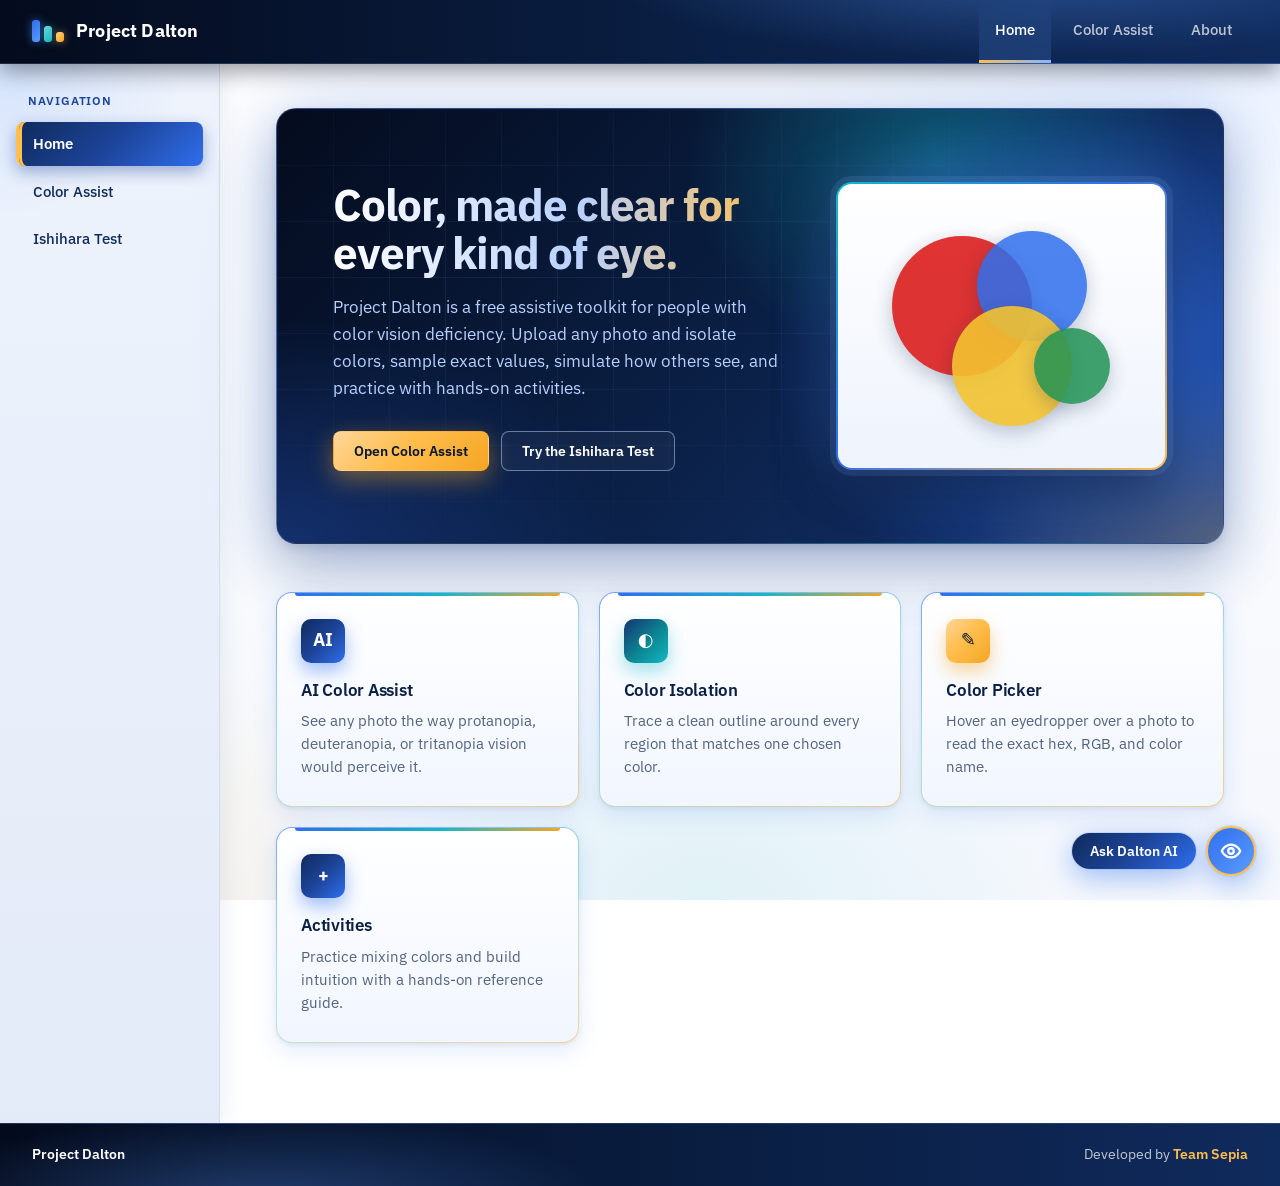
<file: index.html>
<!doctype html>
<html lang="en">
<head>
<meta charset="UTF-8" />
<meta name="viewport" content="width=device-width, initial-scale=1.0" />
<title>Project Dalton - Bulacan State University Team Sepia</title>
  <!-- Favicon / Browser Tab Logo -->
<link rel="icon" type="image/x-icon" href="/favicon.ico?v=3">
<meta name="description" content="An AI-powered assistive tool that helps individuals with color vision deficiency recognize and understand colors for more inclusive daily interactions.">
<meta name="robots" content="noindex, nofollow">
<link rel="stylesheet" href="css/styles.css">
</head>
<body>

<header class="topbar">
  <div class="brand">
    <span class="brand-dots"><span></span><span></span><span></span></span>
    Project Dalton
  </div>
  <nav class="topnav" id="topnav">
    <a data-page="home" class="active">Home</a>
    <a data-page="colorassist">Color Assist</a>
    <a data-page="about">About</a>
  </nav>
</header>

<div class="app-shell">
  <aside class="sidebar">
    <div class="sidebar-label">NAVIGATION</div>
    <div class="sidebar-link active" data-page="home">Home</div>
    <div class="sidebar-link" data-page="colorassist">Color Assist</div>
    <div class="sidebar-link" data-page="ishihara">Ishihara Test</div>
  </aside>

  <main class="main">

    <!-- ============ HOME PAGE ============ -->
    <section class="page" id="page-home">
      <div class="hero">
        <div>
          <h1>Color, made clear for every kind of eye.</h1>
          <p class="lead">Project Dalton is a free assistive toolkit for people with color vision deficiency. Upload any photo and isolate colors, sample exact values, simulate how others see, and practice with hands-on activities.</p>
          <div class="hero-actions">
            <button class="btn primary" data-goto="colorassist">Open Color Assist</button>
            <button class="btn" data-goto="ishihara">Try the Ishihara Test</button>
          </div>
        </div>
        <div class="hero-art">
          <svg width="260" height="220" viewBox="0 0 260 220" xmlns="http://www.w3.org/2000/svg">
            <circle cx="90" cy="90" r="70" fill="var(--crayon-red)" opacity="0.9"/>
            <circle cx="160" cy="70" r="55" fill="var(--crayon-blue)" opacity="0.85"/>
            <circle cx="140" cy="150" r="60" fill="var(--crayon-yellow)" opacity="0.9"/>
            <circle cx="200" cy="150" r="38" fill="var(--crayon-green)" opacity="0.85"/>
          </svg>
        </div>
      </div>

      <div class="feature-grid">
        <div class="feature-card">
          <div class="feature-icon" style="background:var(--crayon-red);color:#fff;">AI</div>
          <h3>AI Color Assist</h3>
          <p>See any photo the way protanopia, deuteranopia, or tritanopia vision would perceive it.</p>
        </div>
        <div class="feature-card">
          <div class="feature-icon" style="background:var(--crayon-blue);color:#fff;">◐</div>
          <h3>Color Isolation</h3>
          <p>Trace a clean outline around every region that matches one chosen color.</p>
        </div>
        <div class="feature-card">
          <div class="feature-icon" style="background:var(--crayon-green);color:#fff;">✎</div>
          <h3>Color Picker</h3>
          <p>Hover an eyedropper over a photo to read the exact hex, RGB, and color name.</p>
        </div>
        <div class="feature-card">
          <div class="feature-icon" style="background:var(--crayon-purple);color:#fff;">+</div>
          <h3>Activities</h3>
          <p>Practice mixing colors and build intuition with a hands-on reference guide.</p>
        </div>
      </div>
    </section>

    <!-- ============ COLOR ASSIST PAGE ============ -->
    <section class="page" id="page-colorassist" style="display:none;">
      <div class="eyebrow"><span class="eyebrow-dot"></span>COLOR ASSIST</div>

      <div class="pillbar" id="ca-pillbar">
        <div class="pill active" data-tab="ai">AI Color Assist</div>
        <div class="pill" data-tab="picker">Color Picker</div>
        <div class="pill" data-tab="isolation">Color Isolation</div>
        <div class="pill" data-tab="activities">Activities</div>
        <div class="pill" data-tab="explanation">Explanation</div>
      </div>

      <!-- ---- AI Color Assist tab ---- -->
      <div class="ca-tab" id="tab-ai">
        <div class="eyebrow"><span class="eyebrow-dot" style="background:var(--crayon-red)"></span>AI COLOR ASSIST</div>
        <h2 class="card-title" style="font-size:20px;margin-bottom:6px;">Simulate a different kind of vision.</h2>
        <p class="section-desc">Upload a photo, then compare how it looks normally against how it would appear with a chosen type of color vision deficiency.</p>

        <div style="display:flex; align-items:center; gap:14px; flex-wrap:wrap; margin-bottom:18px;">
          <button class="btn primary" id="ai-camera-btn">Live Camera</button>
          <button class="btn" id="ai-dalton-btn">Dalton's Camera</button>
          <button class="btn" id="ai-upload-btn">Upload File</button>
          <span class="hint-text" id="ai-upload-status">No image uploaded yet.</span>
        </div>

        <video id="ai-camera-video" autoplay playsinline muted style="display:none;"></video>

        <div class="ai-layout">
          <div class="compare-grid">
            <div class="card-wrap">
              <div class="card-shadow blue"></div>
              <div class="card">
                <div class="pane-title"><span class="eyebrow-dot" style="background:var(--crayon-red); display:inline-block; margin-right:6px;"></span>Normal View</div>
                <div class="pane-canvas-box" style="min-height:260px;">
                  <canvas id="ai-canvas-normal"></canvas>
                  <span class="placeholder-text" id="ai-placeholder-normal" style="text-align: center;">Upload an image to begin</span>
                </div>
                <p class="pane-caption">The scene exactly as captured — no filtering applied.</p>
              </div>
            </div>
            <div class="card-wrap">
              <div class="card-shadow green"></div>
              <div class="card">
                <div class="pane-title">Simulated View <span class="vision-badge" id="ai-vision-badge">Protanomaly</span></div>
                <div class="pane-canvas-box" style="min-height:260px;">
                  <canvas id="ai-canvas-simulated"></canvas>
                  <span class="placeholder-text" id="ai-placeholder-simulated">Upload an image to begin</span>
                </div>
                <p class="pane-caption">Updates instantly as you choose a vision type below.</p>
              </div>
            </div>
          </div>

          <div class="vision-picker-wrap">
            <div class="card-wrap">
              <div class="card-shadow purple"></div>
              <div class="card vision-picker-card">
                <div class="vision-group">
                  <div class="vision-group-title">Anomalous Trichromacy</div>
                  <div class="vision-options" data-group="anomalous">
                    <div class="vision-option active" data-vision="protanomaly">Protanomaly</div>
                    <div class="vision-option" data-vision="deuteranomaly">Deuteranomaly</div>
                    <div class="vision-option" data-vision="tritanomaly">Tritanomaly</div>
                  </div>
                </div>
                <div class="vision-group">
                  <div class="vision-group-title">Dichromatic View</div>
                  <div class="vision-options" data-group="dichromatic">
                    <div class="vision-option" data-vision="protanopia">Protanopia</div>
                    <div class="vision-option" data-vision="deuteranopia">Deuteranopia</div>
                    <div class="vision-option" data-vision="tritanopia">Tritanopia</div>
                  </div>
                </div>
                <div class="vision-group">
                  <div class="vision-group-title">Monochromatic View</div>
                  <div class="vision-options" data-group="monochromatic">
                    <div class="vision-option" data-vision="achromatopsia">Achromatopsia</div>
                    <div class="vision-option" data-vision="bluecone">Blue Cone Monochromacy</div>
                  </div>
                </div>
              </div>
            </div>
          </div>
        </div>

        <div class="explain-panel" id="ai-explain-panel">
          <h3>Protanomaly</h3>
          <p>A mild form of red-cone deficiency. Reds, oranges, and greens look muted and can shift toward each other, though color perception is only partly affected.</p>
        </div>
      </div>

      <!-- ---- Color Picker tab ---- -->
      <div class="ca-tab" id="tab-picker" style="display:none;">
        <div class="eyebrow"><span class="eyebrow-dot" style="background:var(--crayon-green)"></span>COLOR PICKER</div>
        <h2 class="card-title" style="font-size:20px;margin-bottom:6px;">Drag the eyedropper over any part of your photo.</h2>
        <p class="section-desc">Upload an image, then move your cursor across it. Project Dalton reads the exact pixel under your cursor and tells you its hex code and closest color name.</p>

        <div style="display:flex; align-items:center; gap:14px; flex-wrap:wrap; margin-bottom:18px;">
          <button class="btn" id="pick-dalton-btn">Dalton's Camera</button>
          <button class="btn" id="pick-upload-btn">Upload File</button>
        </div>

        <div class="compare-grid" style="grid-template-columns: 1.3fr .9fr;">
          <div class="card-wrap">
            <div class="card-shadow blue"></div>
            <div class="card">
              <div class="pane-title">Your Photo</div>
              <div class="pane-canvas-box" id="pick-canvas-box" style="cursor:none;">
                <canvas id="pick-canvas"></canvas>
                <span class="placeholder-text" id="pick-placeholder">Upload an image to begin</span>
                <div class="eyedropper-cursor" id="eyedropper" style="display:none;">
                  <svg viewBox="0 0 24 24" width="22" height="22"><path d="M19.4 4.6a2 2 0 0 0-2.8 0l-2 2-1-1-1.4 1.4 1 1L5 16.2V19h2.8l8.2-8.2 1 1 1.4-1.4-1-1 2-2a2 2 0 0 0 0-2.8Z" fill="#fff" stroke="#1c1a17" stroke-width="1.2"/></svg>
                </div>
              </div>
              <p class="pane-caption" id="pick-caption">Move over the image to sample a color.</p>
            </div>
          </div>
          <div class="card-wrap">
            <div class="card-shadow green"></div>
            <div class="card">
              <div class="pane-title">Sampled Color</div>
              <div class="sample-swatch" id="pick-sample-swatch"></div>
              <div class="sample-row"><span>Hex</span><span id="pick-hex">—</span></div>
              <div class="sample-row"><span>RGB</span><span id="pick-rgb">—</span></div>
              <div class="sample-row"><span>Closest name</span><span id="pick-name">—</span></div>
              <div style="margin-top:12px; font-weight:700; font-size:13.5px; color:var(--ink-soft);">Recent samples</div>
              <div class="recent-list" id="pick-recent"></div>
            </div>
          </div>
        </div>
      </div>

      <!-- ---- Color Isolation tab ---- -->
      <div class="ca-tab" id="tab-isolation" style="display:none;">
        <div class="eyebrow"><span class="eyebrow-dot" style="background:var(--crayon-yellow)"></span>COLOR ISOLATION</div>
        <h2 class="card-title" style="font-size:20px;margin-bottom:6px;">See one color at a time.</h2>
        <p class="section-desc" style="max-width:none;">Pick a color below to keep it vivid while turning everything else grayscale — useful for reading color-coded charts, wires, or diagrams. Use Dalton's live camera (processed on the Python backend) or upload your own photo (processed locally in your browser).</p>

        <div style="display:flex; align-items:center; gap:14px; flex-wrap:wrap; margin-bottom:18px;">
          <button class="btn primary" id="iso-dalton-btn">Dalton's Camera</button>
          <button class="btn" id="iso-upload-btn">Upload File</button>
          <span class="hint-text" id="iso-upload-status">No image uploaded yet.</span>
        </div>

        <div class="swatch-row" id="iso-swatches"></div>

        <div class="compare-grid">
          <div class="card-wrap">
            <div class="card-shadow blue"></div>
            <div class="card">
              <div class="pane-title" id="iso-source-title">Dalton's Camera</div>
              <div class="pane-canvas-box" id="iso-stream-box" style="min-height:260px;">
                <img id="iso-stream" alt="Dalton camera feed" style="display:none; width:100%; height:auto;">
                <canvas id="iso-canvas" style="display:none;"></canvas>
                <span class="placeholder-text" id="iso-placeholder">Connecting to Dalton's camera…</span>
              </div>
              <p class="pane-caption" id="iso-caption">Showing the normal feed. Pick a color below to isolate it.</p>
            </div>
          </div>
          <div class="card-wrap">
            <div class="card-shadow green"></div>
            <div class="card">
              <div class="pane-title">Connection Status</div>
              <div class="sample-row"><span>Backend</span><span id="iso-status-backend">Checking…</span></div>
              <div class="sample-row"><span>ESP32-CAM</span><span id="iso-status-camera">Checking…</span></div>
              <div class="sample-row"><span>Active mode</span><span id="iso-status-mode">Normal</span></div>
              <p class="pane-caption" style="margin-top:14px;" id="iso-status-hint">Make sure the Python backend (<code>app.py</code>) is running and Dalton's ESP32-CAM is powered on and connected to the same network, or upload a photo to isolate colors locally.</p>
            </div>
          </div>
        </div>
      </div>

      <!-- ---- Activities tab ---- -->
      <div class="ca-tab" id="tab-activities" style="display:none;">
        <div class="eyebrow"><span class="eyebrow-dot" style="background:var(--crayon-purple)"></span>ACTIVITIES</div>
        <h2 class="card-title" style="font-size:20px;margin-bottom:6px;">Color Mixing</h2>
        <p class="section-desc">Pick two colors below to see what they mix into. Tap a circle to choose it, then tap another to mix.</p>

        <div class="card-wrap" style="margin-bottom:22px;">
          <div class="card-shadow green"></div>
          <div class="card">
            <div class="mix-row">
              <div class="mix-slot">
                <div class="mix-circle" id="mix-slot-a"></div>
                <div class="mix-label" id="mix-label-a">Pick a color</div>
              </div>
              <div class="mix-op">+</div>
              <div class="mix-slot">
                <div class="mix-circle" id="mix-slot-b"></div>
                <div class="mix-label" id="mix-label-b">Pick a color</div>
              </div>
              <div class="mix-op">=</div>
              <div class="mix-slot">
                <div class="mix-circle" id="mix-slot-result"></div>
                <div class="mix-label" id="mix-label-result">?</div>
              </div>
            </div>
          </div>
        </div>

        <div class="circle-row" id="mix-circles"></div>

        <div class="card-wrap">
          <div class="card-shadow purple"></div>
          <div class="card">
            <div class="card-title" style="margin-bottom:14px;">Combinations you can try</div>
            <div class="combo-grid" id="combo-grid"></div>
          </div>
        </div>
      </div>

      <!-- ---- Explanation tab ---- -->
      <div class="ca-tab" id="tab-explanation" style="display:none;">
        <div class="eyebrow"><span class="eyebrow-dot" style="background:var(--crayon-blue)"></span>EXPLANATION</div>
        <h2 class="card-title" style="font-size:20px;margin-bottom:14px;">Understanding color vision deficiency</h2>

        <div class="card-wrap">
          <div class="card-shadow blue"></div>
          <div class="card">
            <p class="section-desc" style="margin-bottom:16px;">Color vision deficiency happens when the light-sensing cone cells in the eye respond differently than typical, making some colors harder to tell apart. It's usually inherited and affects roughly 1 in 12 men and 1 in 200 women worldwide. Here are the three types Project Dalton simulates:</p>
            <div class="feature-grid">
              <div class="feature-card">
                <h3>Protanopia</h3>
                <p>Missing or reduced red-sensing cones. Reds look darker and can be mistaken for black, brown, or green.</p>
              </div>
              <div class="feature-card">
                <h3>Deuteranopia</h3>
                <p>Missing or reduced green-sensing cones. Reds and greens both shift toward similar brownish-yellow tones.</p>
              </div>
              <div class="feature-card">
                <h3>Tritanopia</h3>
                <p>Missing or reduced blue-sensing cones, much rarer. Blues and yellows are the hardest pair to tell apart.</p>
              </div>
            </div>
          </div>
        </div>
      </div>
    </section>

    <!-- ============ ISHIHARA TEST PAGE ============ -->
    <section class="page" id="page-ishihara" style="display:none;">
      <div class="eyebrow"><span class="eyebrow-dot" style="background:var(--crayon-red)"></span>ISHIHARA TEST</div>
      <h1 class="page-title">Quick color vision screening.</h1>
      <p class="section-desc" style="margin-top:-14px;">Look at each plate and choose the number you see.
  Your score will provide a general indication of your color vision and whether you may want to consider an eye check.
  This is a simplified screening tool, not a medical diagnosis.</p>

      <div class="card-wrap">
        <div class="card-shadow blue"></div>
        <div class="card" id="ishihara-card">
          <div class="ishihara-progress" id="ishihara-progress">Plate 1 of 10</div>
          <div class="ishihara-plate-wrap">
            <canvas id="ishihara-canvas" width="280" height="280" class="ishihara-plate"></canvas>
          </div>
          <div class="ishihara-options" id="ishihara-options"></div>
        </div>
      </div>
    </section>

    <!-- ============ ABOUT PAGE ============ -->
    <section class="page" id="page-about" style="display:none;">
      <div class="eyebrow"><span class="eyebrow-dot" style="background:var(--crayon-green)"></span>ABOUT</div>
      <h1 class="page-title">Bulacan State University</h1>
      <h1 class="page-title">Project Dalton</h1>

      <div class="about-block">
        <p>Project Dalton is an AI-powered assistive tool that helps individuals with color vision deficiency recognize and understand colors for more inclusive daily interactions. It was built as a research and development project by Team Sepia at Bulacan State University.</p>
      </div>

      <div class="card-wrap" style="margin-bottom:26px;">
        <div class="card-shadow purple"></div>
        <div class="card">
          <div class="card-title" style="margin-bottom:12px;">Why "Dalton"?</div>
          <p class="section-desc" style="margin-bottom:0;">The project is named after John Dalton, the scientist who published the first scientific paper on color blindness in 1798, after studying his own condition.</p>
        </div>
      </div>

      <div class="card-title" style="margin-bottom:12px;">Team Sepia</div>
      <div class="team-grid">
        <div class="team-card"><div class="team-avatar" style="background:var(--crayon-red);"></div>Sophia Margaret Ramos</div>
        <div class="team-card"><div class="team-avatar" style="background:var(--crayon-blue);"></div>Jewelle Riyanne Rafa</div>
        <div class="team-card"><div class="team-avatar" style="background:var(--crayon-green);"></div>Andrei Jhames Casil</div>
        <div class="team-card"><div class="team-avatar" style="background:var(--crayon-yellow);"></div>Coach Paul Ryan Santiago</div>
      </div>
    </section>

  </main>
</div>

<footer class="footer">
  <strong>Project Dalton</strong>
  <span class="credit">Developed by <a href="#">Team Sepia</a></span>
</footer>

<input type="file" accept="image/*" id="file-input" class="upload-input">

<!-- ---------- Floating Dalton AI Bottom-Right Widget ---------- -->
<div id="dalton-ai-widget" class="dalton-widget-wrap">
  <!-- Trigger Badge (Collapsed State) -->
  <button id="dalton-widget-trigger" class="dalton-trigger-btn" aria-label="Open Dalton AI Chat">
    <span class="dalton-badge-pill">Ask Dalton AI</span>
    <div class="dalton-avatar-icon">
      <svg width="22" height="22" viewBox="0 0 24 24" fill="none" stroke="currentColor" stroke-width="2.5" stroke-linecap="round" stroke-linejoin="round">
        <path d="M2 12s3-7 10-7 10 7 10 7-3 7-10 7-10-7-10-7z"></path>
        <circle cx="12" cy="12" r="3"></circle>
      </svg>
    </div>
  </button>

  <!-- Expanded Chat Modal/Popover -->
  <div id="dalton-widget-card" class="dalton-widget-card" style="display: none;">
    <!-- Modal Header -->
    <div class="dalton-card-header">
      <div class="dalton-header-title">
        <div class="dalton-avatar-sm">
          <svg width="18" height="18" viewBox="0 0 24 24" fill="none" stroke="currentColor" stroke-width="2.5">
            <path d="M2 12s3-7 10-7 10 7 10 7-3 7-10 7-10-7-10-7z"></path>
            <circle cx="12" cy="12" r="3"></circle>
          </svg>
        </div>
        <div>
          <h3>Ask Dalton AI</h3>
          <span class="dalton-status-sub">Vision & Color Assistant</span>
        </div>
      </div>
      <div class="dalton-header-actions">
        <!-- Fullscreen Toggle -->
        <button id="dalton-expand-btn" class="icon-btn" title="Toggle Fullscreen">
          <svg id="expand-icon" width="16" height="16" viewBox="0 0 24 24" fill="none" stroke="currentColor" stroke-width="2.5">
            <path d="M15 3h6v6M9 21H3v-6M21 3l-7 7M3 21l7-7"/>
          </svg>
        </button>
        <!-- Close Button -->
        <button id="dalton-close-btn" class="icon-btn" title="Close Panel">&times;</button>
      </div>
    </div>

    <!-- Modal Body -->
    <div class="dalton-card-body">
      <!-- Welcome Note -->
      <div class="dalton-welcome-banner">
        Ask about color vision, scan the live ESP32 camera view, or analyze uploaded images.
      </div>

      <!-- Live Chat History -->
      <div id="dalton-chat-history" class="dalton-chat-history">
        <div class="chat-msg ai-msg">
          <strong>Dalton AI:</strong> Hi! I'm ready to analyze your scene or answer any color perception questions.
        </div>
      </div>

      <!-- Quick Action Prompt Chips (No Emojis) -->
      <div class="dalton-preset-chips">
        <button class="preset-chip" data-prompt="Identify primary objects and colors in view.">Scan Colors</button>
        <button class="preset-chip" data-prompt="What color is the central object?">Center Item Color</button>
        <button class="preset-chip" data-prompt="Explain how Protanopia affects red perception.">Explain Protanopia</button>
      </div>
    </div>

    <!-- Modal Footer / Input Row -->
    <div class="dalton-card-footer">
      <input type="text" id="ai-chat-input" placeholder="Ask a question..." autocomplete="off" />
      <button id="ai-send-btn" class="dalton-send-btn">
        <svg width="18" height="18" viewBox="0 0 24 24" fill="none" stroke="currentColor" stroke-width="2.5">
          <line x1="22" y1="2" x2="11" y2="13"></line>
          <polygon points="22 2 15 22 11 13 2 9 22 2"></polygon>
        </svg>
      </button>
    </div>
  </div>
</div>

<script src="js/app.js"></script>
<script src="js/colorAssist.js"></script>
<script src="js/isolation.js"></script>
<script src="js/ishihara.js"></script>
</body>
</html>
</file>
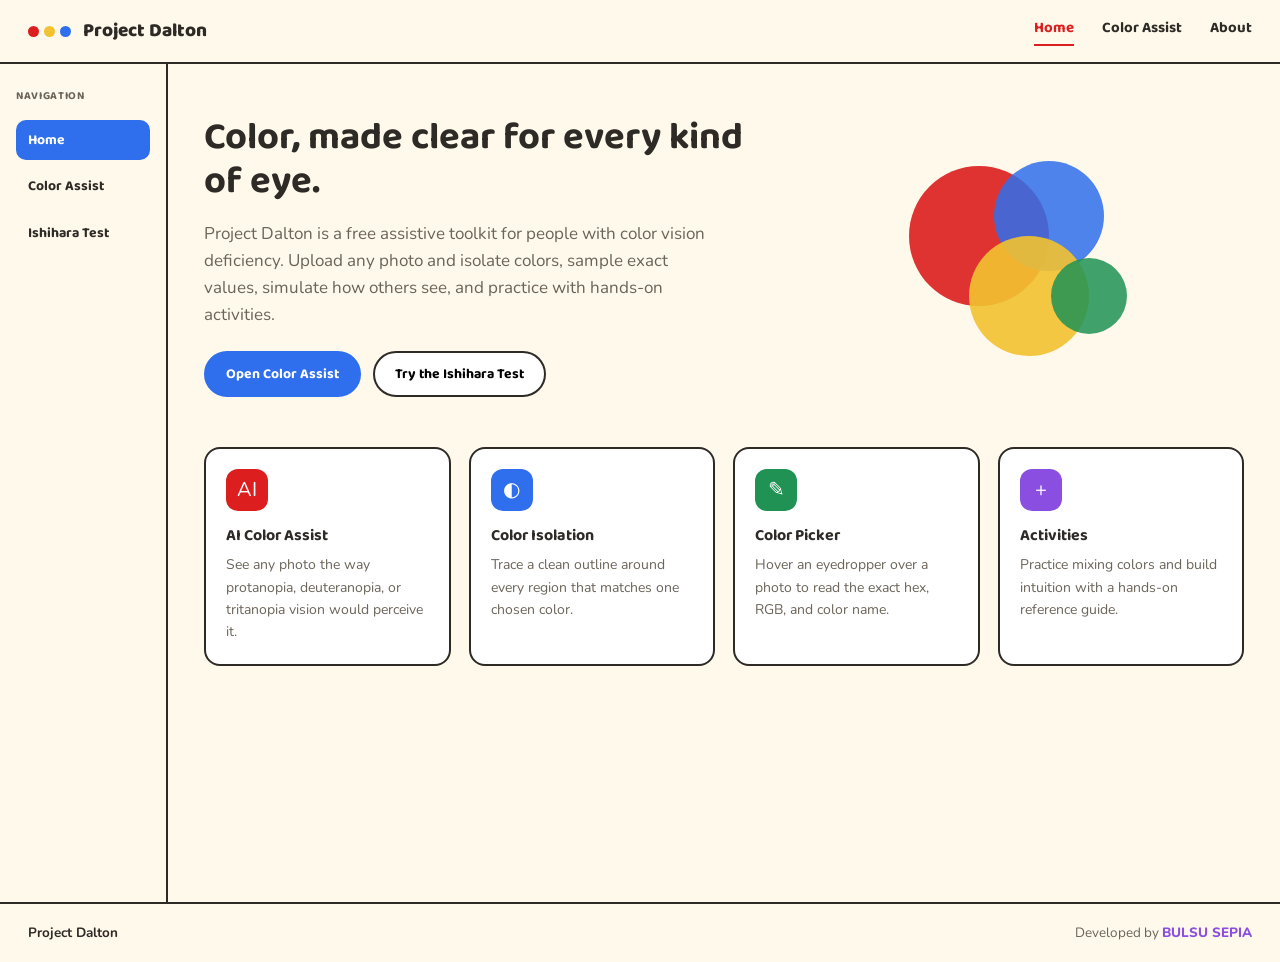
<file: project/index.html>
<!doctype html>
<html lang="en">
<head>
<meta charset="UTF-8" />
<meta name="viewport" content="width=device-width, initial-scale=1.0" />
<title>Project Dalton - Bulacan State University Team Sepia</title>
<meta name="description" content="An AI-powered assistive tool that helps individuals with color vision deficiency recognize and understand colors for more inclusive daily interactions.">
<meta name="robots" content="noindex, nofollow">
<link rel="stylesheet" href="css/styles.css">
</head>
<body>

<header class="topbar">
  <div class="brand">
    <span class="brand-dots"><span></span><span></span><span></span></span>
    Project Dalton
  </div>
  <nav class="topnav" id="topnav">
    <a data-page="home" class="active">Home</a>
    <a data-page="colorassist">Color Assist</a>
    <a data-page="about">About</a>
  </nav>
</header>

<div class="app-shell">
  <aside class="sidebar">
    <div class="sidebar-label">NAVIGATION</div>
    <div class="sidebar-link active" data-page="home">Home</div>
    <div class="sidebar-link" data-page="colorassist">Color Assist</div>
    <div class="sidebar-link" data-page="ishihara">Ishihara Test</div>
  </aside>

  <main class="main">

    <!-- ============ HOME PAGE ============ -->
    <section class="page" id="page-home">
      <div class="hero">
        <div>
          <h1>Color, made clear for every kind of eye.</h1>
          <p class="lead">Project Dalton is a free assistive toolkit for people with color vision deficiency. Upload any photo and isolate colors, sample exact values, simulate how others see, and practice with hands-on activities.</p>
          <div class="hero-actions">
            <button class="btn primary" data-goto="colorassist">Open Color Assist</button>
            <button class="btn" data-goto="ishihara">Try the Ishihara Test</button>
          </div>
        </div>
        <div class="hero-art">
          <svg width="260" height="220" viewBox="0 0 260 220" xmlns="http://www.w3.org/2000/svg">
            <circle cx="90" cy="90" r="70" fill="var(--crayon-red)" opacity="0.9"/>
            <circle cx="160" cy="70" r="55" fill="var(--crayon-blue)" opacity="0.85"/>
            <circle cx="140" cy="150" r="60" fill="var(--crayon-yellow)" opacity="0.9"/>
            <circle cx="200" cy="150" r="38" fill="var(--crayon-green)" opacity="0.85"/>
          </svg>
        </div>
      </div>

      <div class="feature-grid">
        <div class="feature-card">
          <div class="feature-icon" style="background:var(--crayon-red);color:#fff;">AI</div>
          <h3>AI Color Assist</h3>
          <p>See any photo the way protanopia, deuteranopia, or tritanopia vision would perceive it.</p>
        </div>
        <div class="feature-card">
          <div class="feature-icon" style="background:var(--crayon-blue);color:#fff;">◐</div>
          <h3>Color Isolation</h3>
          <p>Trace a clean outline around every region that matches one chosen color.</p>
        </div>
        <div class="feature-card">
          <div class="feature-icon" style="background:var(--crayon-green);color:#fff;">✎</div>
          <h3>Color Picker</h3>
          <p>Hover an eyedropper over a photo to read the exact hex, RGB, and color name.</p>
        </div>
        <div class="feature-card">
          <div class="feature-icon" style="background:var(--crayon-purple);color:#fff;">+</div>
          <h3>Activities</h3>
          <p>Practice mixing colors and build intuition with a hands-on reference guide.</p>
        </div>
      </div>
    </section>

    <!-- ============ COLOR ASSIST PAGE ============ -->
    <section class="page" id="page-colorassist" style="display:none;">
      <div class="eyebrow"><span class="eyebrow-dot"></span>COLOR ASSIST</div>

      <div class="pillbar-wrap">
        <div class="pillbar-shadow"></div>
        <div class="pillbar" id="ca-pillbar">
          <div class="pill active" data-tab="ai">AI Color Assist</div>
          <div class="pill" data-tab="isolation">Color Isolation</div>
          <div class="pill" data-tab="picker">Color Picker</div>
          <div class="pill" data-tab="activities">Activities</div>
          <div class="pill" data-tab="explanation">Explanation</div>
        </div>
      </div>

      <!-- ---- AI Color Assist tab ---- -->
      <div class="ca-tab" id="tab-ai">
        <div class="eyebrow"><span class="eyebrow-dot" style="background:var(--crayon-red)"></span>AI COLOR ASSIST</div>
        <h2 class="card-title" style="font-size:20px;margin-bottom:6px;">Simulate a different kind of vision.</h2>
        <p class="section-desc">Upload a photo, then compare how it looks normally against how it would appear with a chosen type of color vision deficiency.</p>

        <div style="display:flex; align-items:center; gap:14px; flex-wrap:wrap; margin-bottom:18px;">
          <button class="btn primary" id="ai-camera-btn">Live Camera</button>
          <button class="btn" id="ai-dalton-btn">Dalton's Camera</button>
          <button class="btn" id="ai-upload-btn">Upload File</button>
          <span class="hint-text" id="ai-upload-status">No image uploaded yet.</span>
        </div>

        <video id="ai-camera-video" autoplay playsinline muted style="display:none;"></video>

        <div class="ai-layout">
          <div class="compare-grid">
            <div class="card-wrap">
              <div class="card-shadow blue"></div>
              <div class="card">
                <div class="pane-title"><span class="eyebrow-dot" style="background:var(--crayon-red); display:inline-block; margin-right:6px;"></span>Normal View</div>
                <div class="pane-canvas-box" style="min-height:260px;">
                  <canvas id="ai-canvas-normal"></canvas>
                  <span class="placeholder-text" id="ai-placeholder-normal" style="text-align: center;">Upload an image to begin</span>
                </div>
                <p class="pane-caption">The scene exactly as captured — no filtering applied.</p>
              </div>
            </div>
            <div class="card-wrap">
              <div class="card-shadow green"></div>
              <div class="card">
                <div class="pane-title">Simulated View <span class="vision-badge" id="ai-vision-badge">Protanomaly</span></div>
                <div class="pane-canvas-box" style="min-height:260px;">
                  <canvas id="ai-canvas-simulated"></canvas>
                  <span class="placeholder-text" id="ai-placeholder-simulated">Upload an image to begin</span>
                </div>
                <p class="pane-caption">Updates instantly as you choose a vision type below.</p>
              </div>
            </div>
          </div>

          <div class="vision-picker-wrap">
            <div class="card-wrap">
              <div class="card-shadow purple"></div>
              <div class="card vision-picker-card">
                <div class="vision-group">
                  <div class="vision-group-title">Anomalous Trichromacy</div>
                  <div class="vision-options" data-group="anomalous">
                    <div class="vision-option active" data-vision="protanomaly">Protanomaly</div>
                    <div class="vision-option" data-vision="deuteranomaly">Deuteranomaly</div>
                    <div class="vision-option" data-vision="tritanomaly">Tritanomaly</div>
                  </div>
                </div>
                <div class="vision-group">
                  <div class="vision-group-title">Dichromatic View</div>
                  <div class="vision-options" data-group="dichromatic">
                    <div class="vision-option" data-vision="protanopia">Protanopia</div>
                    <div class="vision-option" data-vision="deuteranopia">Deuteranopia</div>
                    <div class="vision-option" data-vision="tritanopia">Tritanopia</div>
                  </div>
                </div>
                <div class="vision-group">
                  <div class="vision-group-title">Monochromatic View</div>
                  <div class="vision-options" data-group="monochromatic">
                    <div class="vision-option" data-vision="achromatopsia">Achromatopsia</div>
                    <div class="vision-option" data-vision="bluecone">Blue Cone Monochromacy</div>
                  </div>
                </div>
              </div>
            </div>
          </div>
        </div>

        <div class="explain-panel" id="ai-explain-panel">
          <h3>Protanomaly</h3>
          <p>A mild form of red-cone deficiency. Reds, oranges, and greens look muted and can shift toward each other, though color perception is only partly affected.</p>
        </div>
      </div>

      <!-- ---- Color Isolation tab ---- -->
      <div class="ca-tab" id="tab-isolation" style="display:none;">
        <div class="eyebrow"><span class="eyebrow-dot" style="background:var(--crayon-yellow)"></span>COLOR ISOLATION</div>
        <h2 class="card-title" style="font-size:20px;margin-bottom:6px;">See one color at a time, live from Dalton.</h2>
        <p class="section-desc" style="max-width:none;">Pick a color below and Dalton's camera feed will keep that color vivid while turning everything else grayscale — useful for reading color-coded charts, wires, or diagrams in real time. All of the image processing runs on the Python backend, not in your browser.</p>

        <div class="swatch-row" id="iso-swatches"></div>

        <div class="compare-grid">
          <div class="card-wrap">
            <div class="card-shadow blue"></div>
            <div class="card">
              <div class="pane-title">Dalton's Camera</div>
              <div class="pane-canvas-box" id="iso-stream-box" style="min-height:260px;">
                <img id="iso-stream" alt="Dalton camera feed" style="display:none; width:100%; height:auto;">
                <span class="placeholder-text" id="iso-placeholder">Connecting to Dalton's camera…</span>
              </div>
              <p class="pane-caption" id="iso-caption">Showing the normal feed. Pick a color below to isolate it.</p>
            </div>
          </div>
          <div class="card-wrap">
            <div class="card-shadow green"></div>
            <div class="card">
              <div class="pane-title">Connection Status</div>
              <div class="sample-row"><span>Backend</span><span id="iso-status-backend">Checking…</span></div>
              <div class="sample-row"><span>ESP32-CAM</span><span id="iso-status-camera">Checking…</span></div>
              <div class="sample-row"><span>Active mode</span><span id="iso-status-mode">Normal</span></div>
              <p class="pane-caption" style="margin-top:14px;" id="iso-status-hint">Make sure the Python backend (<code>app.py</code>) is running and Dalton's ESP32-CAM is powered on and connected to the same network.</p>
            </div>
          </div>
        </div>
      </div>

      <!-- ---- Color Picker tab ---- -->
      <div class="ca-tab" id="tab-picker" style="display:none;">
        <div class="eyebrow"><span class="eyebrow-dot" style="background:var(--crayon-green)"></span>COLOR PICKER</div>
        <h2 class="card-title" style="font-size:20px;margin-bottom:6px;">Drag the eyedropper over any part of your photo.</h2>
        <p class="section-desc">Upload an image, then move your cursor across it. Project Dalton reads the exact pixel under your cursor and tells you its hex code and closest color name.</p>

        <div style="display:flex; align-items:center; gap:14px; flex-wrap:wrap; margin-bottom:18px;">
          <button class="btn" id="pick-dalton-btn">Dalton's Camera</button>
          <button class="btn" id="pick-upload-btn">Upload File</button>
        </div>

        <div class="compare-grid" style="grid-template-columns: 1.3fr .9fr;">
          <div class="card-wrap">
            <div class="card-shadow blue"></div>
            <div class="card">
              <div class="pane-title">Your Photo</div>
              <div class="pane-canvas-box" id="pick-canvas-box" style="cursor:none;">
                <canvas id="pick-canvas"></canvas>
                <span class="placeholder-text" id="pick-placeholder">Upload an image to begin</span>
                <div class="eyedropper-cursor" id="eyedropper" style="display:none;">
                  <svg viewBox="0 0 24 24" width="22" height="22"><path d="M19.4 4.6a2 2 0 0 0-2.8 0l-2 2-1-1-1.4 1.4 1 1L5 16.2V19h2.8l8.2-8.2 1 1 1.4-1.4-1-1 2-2a2 2 0 0 0 0-2.8Z" fill="#fff" stroke="#1c1a17" stroke-width="1.2"/></svg>
                </div>
              </div>
              <p class="pane-caption" id="pick-caption">Move over the image to sample a color.</p>
            </div>
          </div>
          <div class="card-wrap">
            <div class="card-shadow green"></div>
            <div class="card">
              <div class="pane-title">Sampled Color</div>
              <div class="sample-swatch" id="pick-sample-swatch"></div>
              <div class="sample-row"><span>Hex</span><span id="pick-hex">—</span></div>
              <div class="sample-row"><span>RGB</span><span id="pick-rgb">—</span></div>
              <div class="sample-row"><span>Closest name</span><span id="pick-name">—</span></div>
              <div style="margin-top:12px; font-weight:700; font-size:13.5px; color:var(--ink-soft);">Recent samples</div>
              <div class="recent-list" id="pick-recent"></div>
            </div>
          </div>
        </div>
      </div>

      <!-- ---- Activities tab ---- -->
      <div class="ca-tab" id="tab-activities" style="display:none;">
        <div class="eyebrow"><span class="eyebrow-dot" style="background:var(--crayon-purple)"></span>ACTIVITIES</div>
        <h2 class="card-title" style="font-size:20px;margin-bottom:6px;">Color Mixing</h2>
        <p class="section-desc">Pick two colors below to see what they mix into. Tap a circle to choose it, then tap another to mix.</p>

        <div class="card-wrap" style="margin-bottom:22px;">
          <div class="card-shadow green"></div>
          <div class="card">
            <div class="mix-row">
              <div class="mix-slot">
                <div class="mix-circle" id="mix-slot-a"></div>
                <div class="mix-label" id="mix-label-a">Pick a color</div>
              </div>
              <div class="mix-op">+</div>
              <div class="mix-slot">
                <div class="mix-circle" id="mix-slot-b"></div>
                <div class="mix-label" id="mix-label-b">Pick a color</div>
              </div>
              <div class="mix-op">=</div>
              <div class="mix-slot">
                <div class="mix-circle" id="mix-slot-result"></div>
                <div class="mix-label" id="mix-label-result">?</div>
              </div>
            </div>
          </div>
        </div>

        <div class="circle-row" id="mix-circles"></div>

        <div class="card-wrap">
          <div class="card-shadow purple"></div>
          <div class="card">
            <div class="card-title" style="margin-bottom:14px;">Combinations you can try</div>
            <div class="combo-grid" id="combo-grid"></div>
          </div>
        </div>
      </div>

      <!-- ---- Explanation tab ---- -->
      <div class="ca-tab" id="tab-explanation" style="display:none;">
        <div class="eyebrow"><span class="eyebrow-dot" style="background:var(--crayon-blue)"></span>EXPLANATION</div>
        <h2 class="card-title" style="font-size:20px;margin-bottom:14px;">Understanding color vision deficiency</h2>

        <div class="card-wrap">
          <div class="card-shadow blue"></div>
          <div class="card">
            <p class="section-desc" style="margin-bottom:16px;">Color vision deficiency happens when the light-sensing cone cells in the eye respond differently than typical, making some colors harder to tell apart. It's usually inherited and affects roughly 1 in 12 men and 1 in 200 women worldwide. Here are the three types Project Dalton simulates:</p>
            <div class="feature-grid">
              <div class="feature-card">
                <h3>Protanopia</h3>
                <p>Missing or reduced red-sensing cones. Reds look darker and can be mistaken for black, brown, or green.</p>
              </div>
              <div class="feature-card">
                <h3>Deuteranopia</h3>
                <p>Missing or reduced green-sensing cones. Reds and greens both shift toward similar brownish-yellow tones.</p>
              </div>
              <div class="feature-card">
                <h3>Tritanopia</h3>
                <p>Missing or reduced blue-sensing cones, much rarer. Blues and yellows are the hardest pair to tell apart.</p>
              </div>
            </div>
          </div>
        </div>
      </div>
    </section>

    <!-- ============ ISHIHARA TEST PAGE ============ -->
    <section class="page" id="page-ishihara" style="display:none;">
      <div class="eyebrow"><span class="eyebrow-dot" style="background:var(--crayon-red)"></span>ISHIHARA TEST</div>
      <h1 class="page-title">Quick color vision screening.</h1>
      <p class="section-desc" style="margin-top:-14px;">Look at each plate and choose the number you see. This is a simplified screening tool, not a medical diagnosis.</p>

      <div class="card-wrap">
        <div class="card-shadow blue"></div>
        <div class="card" id="ishihara-card">
          <div class="ishihara-progress" id="ishihara-progress">Plate 1 of 6</div>
          <div class="ishihara-plate-wrap">
            <canvas id="ishihara-canvas" width="280" height="280" class="ishihara-plate"></canvas>
          </div>
          <div class="ishihara-options" id="ishihara-options"></div>
        </div>
      </div>
    </section>

    <!-- ============ ABOUT PAGE ============ -->
    <section class="page" id="page-about" style="display:none;">
      <div class="eyebrow"><span class="eyebrow-dot" style="background:var(--crayon-green)"></span>ABOUT</div>
      <h1 class="page-title">Project Dalton</h1>

      <div class="about-block">
        <p>Project Dalton is an AI-powered assistive tool that helps individuals with color vision deficiency recognize and understand colors for more inclusive daily interactions. It was built as a research and development project by Team Sepia at Bulacan State University.</p>
      </div>

      <div class="card-wrap" style="margin-bottom:26px;">
        <div class="card-shadow purple"></div>
        <div class="card">
          <div class="card-title" style="margin-bottom:12px;">Why "Dalton"?</div>
          <p class="section-desc" style="margin-bottom:0;">The project is named after John Dalton, the scientist who published the first scientific paper on color blindness in 1798, after studying his own condition.</p>
        </div>
      </div>

      <div class="card-title" style="margin-bottom:12px;">Team Sepia</div>
      <div class="team-grid">
        <div class="team-card"><div class="team-avatar" style="background:var(--crayon-red);"></div>Member One</div>
        <div class="team-card"><div class="team-avatar" style="background:var(--crayon-blue);"></div>Member Two</div>
        <div class="team-card"><div class="team-avatar" style="background:var(--crayon-green);"></div>Member Three</div>
        <div class="team-card"><div class="team-avatar" style="background:var(--crayon-yellow);"></div>Member Four</div>
      </div>
    </section>

  </main>
</div>

<footer class="footer">
  <strong>Project Dalton</strong>
  <span class="credit">Developed by <a href="#">BULSU SEPIA</a></span>
</footer>

<input type="file" accept="image/*" id="file-input" class="upload-input">

<script src="js/app.js"></script>
<script src="js/colorAssist.js"></script>
<script src="js/isolation.js"></script>
<script src="js/ishihara.js"></script>
</body>
</html>
</file>
<file: css/styles.css>
@import url("https://fonts.googleapis.com/css2?family=IBM+Plex+Sans:wght@400;500;600;700&display=swap");

/* =========================================================
   Project Dalton – Gradient theme
   Deep navy + electric blue glow (Appkademiya-inspired),
   with a light, airy content area so color tools stay readable.
   Drop-in replacement: same class names as before.
   ========================================================= */

:root {
  /* Core palette */
  --navy-980: #040b1d;
  --navy-950: #071530;
  --navy-900: #0a1f44;
  --navy-800: #0f2a5c;
  --navy-700: #153573;
  --navy-600: #1d4499;
  --navy-500: #2c5cb8;
  --electric: #2f6fed;
  --sky-400:  #5b9bff;
  --sky-300:  #8ab4ff;
  --sky-200:  #b9d1ff;

  /* Accent 2: amber (warm, high-luminance) – pairs with blue on the
     blue–yellow axis, which stays distinguishable for protan, deutan & tritan */
  --amber-600: #c77700;
  --amber-500: #f5a524;
  --amber-400: #ffbe4d;
  --amber-300: #ffd699;
  --amber-100: #fff3dc;
  /* Accent 3: teal (cool, mid-luminance) – analogous to blue, used for depth */
  --teal-600: #0b8793;
  --teal-500: #14b8c4;
  --teal-300: #6fd6dd;
  --blue-200: #c9d6ee;
  --blue-100: #e6edf8;
  --blue-50:  #f4f7fc;
  --white:    #ffffff;

  --text:      #0a1f44;
  --text-soft: #52627f;
  --border:    #d5deec;
  --border-strong: #b8c6e0;

  /* Signature gradients */
  --grad-deep:   linear-gradient(135deg, #040b1d 0%, #0a1f44 45%, #153573 100%);
  --grad-glow:   linear-gradient(135deg, #0f2a5c 0%, #1d4499 50%, #2f6fed 100%);
  --grad-bright: linear-gradient(135deg, #2f6fed 0%, #5b9bff 100%);
  --grad-text:   linear-gradient(90deg, #ffffff 0%, #b9d1ff 55%, #ffbe4d 100%);
  --grad-soft:   linear-gradient(180deg, #ffffff 0%, #f4f7fc 100%);
  --grad-edge:   linear-gradient(135deg, #2f6fed, #14b8c4 50%, #f5a524);
  --grad-amber:  linear-gradient(135deg, #ffd699 0%, #ffbe4d 45%, #f5a524 100%);
  --grad-aqua:   linear-gradient(135deg, #153573 0%, #0b8793 55%, #14b8c4 100%);

  --radius-sm: 8px;
  --radius-md: 12px;
  --radius-lg: 16px;

  --shadow-sm: 0 1px 2px rgba(10, 31, 68, 0.08), 0 2px 6px rgba(10, 31, 68, 0.06);
  --shadow-md: 0 2px 4px rgba(10, 31, 68, 0.06), 0 8px 24px rgba(47, 111, 237, 0.14);
  --shadow-lg: 0 4px 8px rgba(10, 31, 68, 0.10), 0 24px 56px rgba(21, 53, 115, 0.32);
  --glow:      0 0 0 1px rgba(138, 180, 255, 0.35), 0 8px 28px rgba(47, 111, 237, 0.45);

  /* Legacy variable names remapped (UI chrome) */
  --cream: var(--white);
  --cream-deep: var(--blue-50);
  --ink: var(--navy-900);
  --ink-soft: var(--text-soft);
  --line: var(--border);
  --shadow-blue: transparent;
  --shadow-green: transparent;
  --shadow-purple: transparent;

  /* Functional colors – keep true-to-hue (mixer, swatches, picker) */
  --crayon-red: #dc1e1e;
  --crayon-yellow: #f2c230;
  --crayon-blue: #2f6fed;
  --crayon-green: #1f9254;
  --crayon-purple: #8a4fe0;
  --crayon-orange: #ef8a1c;
  --crayon-pink: #e0468f;
  --crayon-white: #ffffff;
  --crayon-black: #1c1a17;
}

* { box-sizing: border-box; }
html { scroll-behavior: smooth; }
body {
  background:
    radial-gradient(900px 500px at 100% 0%, rgba(91, 155, 255, 0.14), transparent 60%),
    radial-gradient(700px 480px at 0% 100%, rgba(255, 190, 77, 0.16), transparent 60%),
    radial-gradient(600px 420px at 55% 100%, rgba(20, 184, 196, 0.09), transparent 60%),
    linear-gradient(180deg, #ffffff 0%, #f4f7fc 100%);
  background-attachment: fixed;
  color: var(--text);
  margin: 0;
  font-family: "IBM Plex Sans", system-ui, -apple-system, "Segoe UI", sans-serif;
  font-size: 15.5px;
  line-height: 1.6;
  -webkit-font-smoothing: antialiased;
}
button, input { font-family: inherit; }
img { max-width: 100%; display: block; }
h1, h2, h3 {
  font-family: "IBM Plex Sans", system-ui, sans-serif;
  margin: 0;
  letter-spacing: -0.015em;
  color: var(--navy-900);
}
p { margin: 0; }
a { color: inherit; }
code {
  background: linear-gradient(135deg, var(--blue-100), #dbe6fb);
  color: var(--navy-800);
  padding: 1px 6px;
  border-radius: 4px;
  font-size: 0.9em;
}

:focus-visible {
  outline: 3px solid var(--navy-900);
  outline-offset: 2px;
  box-shadow: 0 0 0 6px var(--amber-400);
}

::selection { background: var(--electric); color: var(--white); }

::-webkit-scrollbar { width: 10px; height: 10px; }
::-webkit-scrollbar-thumb {
  background: linear-gradient(180deg, var(--sky-400), var(--navy-600));
  border-radius: 999px;
}
::-webkit-scrollbar-track { background: transparent; }

/* ---------- Top bar ---------- */
.topbar {
  display: flex;
  align-items: center;
  justify-content: space-between;
  padding: 0 32px;
  height: 64px;
  background:
    radial-gradient(600px 120px at 80% -40%, rgba(91, 155, 255, 0.35), transparent 70%),
    linear-gradient(90deg, var(--navy-980) 0%, var(--navy-900) 55%, var(--navy-800) 100%);
  color: var(--white);
  border-bottom: 1px solid rgba(138, 180, 255, 0.18);
  box-shadow: 0 6px 24px rgba(4, 11, 29, 0.45);
  position: sticky;
  top: 0;
  z-index: 100;
}
.brand {
  display: flex;
  align-items: center;
  gap: 12px;
  font-weight: 700;
  font-size: 18px;
  letter-spacing: 0.01em;
  color: var(--white);
}
.brand-dots { display: flex; gap: 4px; align-items: flex-end; }
.brand-dots span {
  width: 8px; height: 22px; border-radius: 3px; display: block;
  background: var(--grad-bright) !important;
  box-shadow: 0 0 10px rgba(91, 155, 255, 0.55);
}
.brand-dots span:nth-child(2) { height: 16px; background: linear-gradient(135deg, var(--teal-300), var(--teal-500)) !important; box-shadow: 0 0 10px rgba(20, 184, 196, 0.5); }
.brand-dots span:nth-child(3) { height: 10px; background: var(--grad-amber) !important; box-shadow: 0 0 10px rgba(255, 190, 77, 0.55); }

.topnav { display: flex; gap: 6px; font-weight: 500; font-size: 14.5px; height: 100%; }
.topnav a {
  display: flex;
  align-items: center;
  text-decoration: none;
  color: rgba(255, 255, 255, 0.72);
  padding: 0 16px;
  border-bottom: 3px solid transparent;
  cursor: pointer;
  transition: color 0.15s ease, background 0.15s ease;
}
.topnav a:hover {
  color: var(--white);
  background: linear-gradient(180deg, transparent, rgba(91, 155, 255, 0.16));
}
.topnav a.active {
  color: var(--white);
  background: linear-gradient(180deg, transparent, rgba(91, 155, 255, 0.2));
  border-image: linear-gradient(90deg, var(--amber-400), var(--sky-300)) 1;
  border-bottom: 3px solid;
}

/* ---------- App shell ---------- */
.app-shell { display: flex; min-height: calc(100vh - 64px - 61px); }

.sidebar {
  width: 220px;
  flex-shrink: 0;
  background:
    radial-gradient(260px 220px at 0% 0%, rgba(91, 155, 255, 0.18), transparent 70%),
    linear-gradient(180deg, #eef3fc 0%, #e3ebf8 100%);
  border-right: 1px solid var(--border);
  box-shadow: 4px 0 22px rgba(21, 53, 115, 0.08);
  padding: 28px 16px;
}
.sidebar-label {
  font-weight: 600;
  font-size: 11.5px;
  letter-spacing: 0.08em;
  color: var(--navy-600);
  margin: 0 12px 12px;
}
.sidebar-link {
  display: block;
  padding: 10px 14px;
  border-radius: var(--radius-sm);
  margin-bottom: 4px;
  font-weight: 500;
  font-size: 14.5px;
  cursor: pointer;
  color: var(--navy-800);
  border-left: 3px solid transparent;
  transition: background 0.15s ease, transform 0.15s ease;
}
.sidebar-link:hover {
  background: linear-gradient(90deg, rgba(47, 111, 237, 0.14), rgba(47, 111, 237, 0.02));
}
.sidebar-link.active {
  background: var(--grad-glow);
  color: var(--white);
  font-weight: 600;
  border-left-color: var(--amber-400);
  box-shadow: inset 3px 0 0 var(--amber-400), 0 6px 16px rgba(29, 68, 153, 0.4);
}

.main {
  flex: 1;
  padding: 44px 56px 80px;
  min-width: 0;
  max-width: 1240px;
  margin: 0 auto;
}

/* Section labels */
.eyebrow {
  display: flex;
  align-items: center;
  gap: 10px;
  font-weight: 600;
  font-size: 12px;
  letter-spacing: 0.06em;
  color: var(--navy-600);
  margin-bottom: 10px;
}
.eyebrow-dot {
  width: 8px; height: 8px; border-radius: 2px; display: block;
  background: var(--grad-amber) !important;
  box-shadow: 0 0 8px rgba(245, 165, 36, 0.6);
}

.page-title {
  font-size: 30px;
  font-weight: 700;
  margin-bottom: 20px;
  background: linear-gradient(90deg, var(--navy-950) 0%, var(--navy-600) 70%, var(--electric) 100%);
  -webkit-background-clip: text;
  background-clip: text;
  -webkit-text-fill-color: transparent;
  color: var(--navy-900);
}

/* ---------- Tab bar (Color Assist) ---------- */
.pillbar-wrap { position: relative; margin-bottom: 28px; }
.pillbar-shadow { display: none; }
.pillbar {
  display: flex;
  gap: 4px;
  background: linear-gradient(180deg, #ffffff, var(--blue-50));
  border: 1px solid var(--border);
  border-radius: var(--radius-md);
  padding: 5px;
  margin-bottom: 32px;
  overflow-x: auto;
  box-shadow: inset 0 1px 3px rgba(10, 31, 68, 0.06), var(--shadow-sm);
}
.pill {
  font-weight: 500;
  font-size: 14px;
  border-radius: var(--radius-sm);
  cursor: pointer;
  border: 1px solid transparent;
  background: transparent;
  color: var(--navy-800);
  padding: 10px 18px;
  flex: 1;
  text-align: center;
  white-space: nowrap;
  transition: background 0.15s ease, color 0.15s ease;
}
.pill:hover:not(.active) { background: linear-gradient(180deg, var(--blue-100), #dbe6fb); }
.pill.active {
  background: var(--grad-glow);
  color: var(--white);
  font-weight: 600;
  box-shadow: inset 0 -4px 0 var(--amber-400), 0 6px 14px rgba(29, 68, 153, 0.4);
}

/* ---------- Cards (gradient hairline border) ---------- */
.card-wrap { position: relative; margin-bottom: 24px; }
.card-shadow { display: none; }
.card {
  position: relative;
  background:
    linear-gradient(180deg, #ffffff 0%, #f6f9ff 100%) padding-box,
    linear-gradient(135deg, rgba(47, 111, 237, 0.6), rgba(20, 184, 196, 0.4) 50%, rgba(245, 165, 36, 0.55)) border-box;
  border: 1px solid transparent;
  border-radius: var(--radius-lg);
  padding: 26px;
  box-shadow: var(--shadow-md);
}
.card-title {
  font-weight: 600;
  font-size: 16px;
  margin-bottom: 4px;
  color: var(--navy-900);
}
h2.card-title { font-size: 22px !important; font-weight: 700; }
.section-desc {
  color: var(--text-soft);
  margin-bottom: 24px;
  max-width: 68ch;
}

/* ---------- Buttons ---------- */
.btn {
  font-weight: 600;
  border-radius: var(--radius-sm);
  border: 1px solid var(--navy-600);
  background: linear-gradient(180deg, #ffffff, var(--blue-100));
  color: var(--navy-900);
  padding: 10px 20px;
  cursor: pointer;
  font-size: 14px;
  box-shadow: var(--shadow-sm);
  transition: background 0.15s ease, color 0.15s ease, box-shadow 0.15s ease, transform 0.15s ease;
}
.btn:hover {
  background: linear-gradient(180deg, #ffffff, #d6e3fb);
  box-shadow: var(--shadow-md);
  transform: translateY(-1px);
}
.btn.primary {
  background: var(--grad-amber);
  color: var(--navy-950);
  border-color: transparent;
  box-shadow: 0 6px 18px rgba(245, 165, 36, 0.45);
}
.btn.primary:hover {
  background: linear-gradient(135deg, #ffe3b3 0%, #ffcb6b 45%, #ffb13a 100%);
  box-shadow: 0 0 0 1px rgba(255, 190, 77, 0.6), 0 8px 26px rgba(245, 165, 36, 0.55);
}
.hint-text { color: var(--text-soft); font-size: 14px; margin-left: 6px; }

/* ---------- Two-pane compare ---------- */
.compare-grid {
  display: grid;
  grid-template-columns: 1fr 1fr;
  gap: 24px;
  align-items: start;
}
@media (max-width: 900px) { .compare-grid { grid-template-columns: 1fr; } }

.pane-title {
  font-weight: 600;
  font-size: 14.5px;
  color: var(--navy-900);
  padding-bottom: 12px;
  margin-bottom: 16px;
  display: flex;
  align-items: center;
  gap: 8px;
  border-bottom: 2px solid transparent;
  border-image: linear-gradient(90deg, var(--electric), var(--teal-500) 45%, var(--amber-500) 78%, transparent) 1;
}

.vision-badge {
  display: inline-block;
  background: linear-gradient(135deg, var(--amber-100), var(--amber-300));
  color: var(--navy-900);
  border: 1px solid var(--amber-400);
  border-radius: 999px;
  padding: 1px 10px;
  font-size: 12px;
  font-weight: 600;
  margin-left: auto;
}

.pane-canvas-box {
  border: 1px solid var(--border-strong);
  border-radius: var(--radius-md);
  background:
    radial-gradient(circle at 50% 0%, rgba(91, 155, 255, 0.14), transparent 65%),
    linear-gradient(180deg, var(--blue-50), #e9f0fc);
  min-height: 260px;
  display: flex;
  align-items: center;
  justify-content: center;
  position: relative;
  overflow: hidden;
  padding: 24px;
  box-shadow: inset 0 2px 10px rgba(10, 31, 68, 0.08);
}
.pane-canvas-box canvas { max-width: 100%; height: auto; }

.placeholder-text {
  text-align: center;
  width: 100%;
  font-weight: 500;
  color: var(--text-soft);
  font-size: 15px;
  line-height: 1.4;
}

.pane-caption { color: var(--text-soft); font-size: 13.5px; margin-top: 12px; }

/* Vision picker */
.ai-layout { display: flex; flex-direction: column; gap: 4px; }
.vision-picker-card { display: grid; grid-template-columns: repeat(auto-fit, minmax(220px, 1fr)); gap: 24px; }
.vision-group-title {
  font-weight: 600;
  font-size: 13px;
  color: var(--navy-600);
  margin-bottom: 10px;
}
.vision-options { display: flex; flex-wrap: wrap; gap: 8px; }
.vision-option {
  border: 1px solid var(--border-strong);
  border-radius: var(--radius-sm);
  padding: 8px 14px;
  font-size: 13.5px;
  font-weight: 500;
  color: var(--navy-800);
  background: linear-gradient(180deg, #ffffff, var(--blue-50));
  cursor: pointer;
  box-shadow: var(--shadow-sm);
  transition: background 0.15s ease, color 0.15s ease, box-shadow 0.15s ease;
}
.vision-option:hover {
  background: linear-gradient(180deg, #ffffff, #d6e3fb);
  box-shadow: var(--shadow-md);
}
.vision-option.active {
  background: var(--grad-glow);
  border-color: transparent;
  color: var(--white);
  font-weight: 600;
  box-shadow: 0 6px 14px rgba(29, 68, 153, 0.4);
}

/* ---------- Dalton AI widget ---------- */
.dalton-widget-wrap {
  position: fixed;
  bottom: 24px;
  right: 24px;
  z-index: 9999;
  font-family: "IBM Plex Sans", system-ui, sans-serif;
}

.dalton-trigger-btn {
  display: flex;
  align-items: center;
  gap: 10px;
  background: transparent;
  border: none;
  cursor: pointer;
  padding: 0;
  transition: transform 0.15s ease;
}
.dalton-trigger-btn:hover { transform: translateY(-2px); }

.dalton-badge-pill {
  background: var(--grad-glow);
  color: var(--white);
  font-weight: 600;
  font-size: 13.5px;
  padding: 9px 18px;
  border-radius: 999px;
  box-shadow: var(--glow);
}

.dalton-avatar-icon {
  width: 50px;
  height: 50px;
  border-radius: 50%;
  background: var(--grad-bright);
  border: 2px solid var(--amber-400);
  color: var(--white);
  display: flex;
  align-items: center;
  justify-content: center;
  box-shadow: var(--glow);
}

.dalton-widget-card {
  position: absolute;
  bottom: 64px;
  right: 0;
  width: 390px;
  height: 540px;
  background: var(--white);
  border: 1px solid var(--border-strong);
  border-radius: var(--radius-lg);
  box-shadow: var(--shadow-lg);
  display: flex;
  flex-direction: column;
  overflow: hidden;
  transition: all 0.25s cubic-bezier(0.16, 1, 0.3, 1);
}
.dalton-widget-card.fullscreen-mode {
  position: fixed;
  inset: 20px;
  width: calc(100vw - 40px);
  height: calc(100vh - 40px);
  bottom: auto;
  right: auto;
  z-index: 10000;
}

.dalton-card-header {
  display: flex;
  align-items: center;
  justify-content: space-between;
  padding: 14px 18px;
  background:
    radial-gradient(260px 100px at 100% 0%, rgba(91, 155, 255, 0.4), transparent 70%),
    linear-gradient(135deg, var(--navy-980), var(--navy-800) 70%, var(--navy-600));
  color: var(--white);
}
.dalton-header-title { display: flex; align-items: center; gap: 12px; }
.dalton-avatar-sm {
  width: 34px; height: 34px;
  border-radius: 50%;
  background: rgba(255, 255, 255, 0.14);
  border: 1px solid rgba(185, 209, 255, 0.5);
  color: var(--white);
  display: flex; align-items: center; justify-content: center;
}
.dalton-header-title h3 {
  font-size: 15.5px;
  font-weight: 600;
  color: var(--white);
  line-height: 1.15;
}
.dalton-status-sub { font-size: 11.5px; color: var(--sky-200); font-weight: 400; }

.dalton-header-actions { display: flex; align-items: center; gap: 4px; }
.icon-btn {
  background: transparent;
  border: none;
  font-size: 22px;
  color: rgba(255, 255, 255, 0.8);
  cursor: pointer;
  padding: 6px;
  border-radius: 6px;
  display: flex; align-items: center; justify-content: center;
}
.icon-btn:hover { background: rgba(255, 255, 255, 0.14); color: var(--white); }

.dalton-card-body {
  flex: 1;
  padding: 16px;
  display: flex;
  flex-direction: column;
  gap: 12px;
  overflow-y: auto;
  background: linear-gradient(180deg, #ffffff 0%, #f4f7fc 100%);
}
.dalton-welcome-banner {
  background: linear-gradient(135deg, var(--blue-100), #ffffff);
  border: 1px solid var(--blue-200);
  color: var(--navy-800);
  padding: 10px 14px;
  border-radius: var(--radius-md);
  font-size: 13px;
  line-height: 1.45;
}

.dalton-chat-history {
  flex: 1;
  display: flex;
  flex-direction: column;
  gap: 10px;
  overflow-y: auto;
  padding-right: 4px;
}
.chat-msg {
  padding: 10px 14px;
  border-radius: 14px;
  font-size: 13.5px;
  line-height: 1.5;
  max-width: 88%;
  word-wrap: break-word;
}
.chat-msg.user-msg {
  align-self: flex-end;
  background: var(--grad-glow);
  color: var(--white);
  border-bottom-right-radius: 3px;
  box-shadow: 0 4px 12px rgba(29, 68, 153, 0.3);
}
.chat-msg.ai-msg {
  align-self: flex-start;
  background: linear-gradient(180deg, #ffffff, var(--blue-100));
  color: var(--navy-900);
  border: 1px solid var(--border);
  border-left: 3px solid var(--amber-500);
  border-bottom-left-radius: 3px;
}

.dalton-preset-chips { display: flex; flex-wrap: wrap; gap: 6px; padding-top: 4px; }
.preset-chip {
  background: var(--white);
  border: 1px solid var(--navy-500);
  color: var(--navy-800);
  font-weight: 500;
  font-size: 12.5px;
  padding: 6px 12px;
  border-radius: 999px;
  cursor: pointer;
  transition: background 0.15s ease, color 0.15s ease, border-color 0.15s ease;
}
.preset-chip:hover {
  background: var(--grad-glow);
  border-color: transparent;
  color: var(--white);
}

.dalton-card-footer {
  display: flex;
  align-items: center;
  gap: 8px;
  padding: 12px 16px;
  border-top: 1px solid var(--border);
  background: linear-gradient(180deg, var(--blue-50), #e9f0fc);
}
.dalton-card-footer input {
  flex: 1;
  border: 1px solid var(--border-strong);
  border-radius: 999px;
  padding: 9px 16px;
  font-size: 13.5px;
  outline: none;
  background: var(--white);
  color: var(--navy-900);
}
.dalton-card-footer input:focus {
  border-color: var(--electric);
  box-shadow: 0 0 0 3px rgba(47, 111, 237, 0.2);
}
.dalton-send-btn {
  width: 38px; height: 38px;
  border-radius: 50%;
  background: var(--grad-bright);
  border: none;
  color: var(--white);
  display: flex; align-items: center; justify-content: center;
  cursor: pointer;
  flex-shrink: 0;
  box-shadow: 0 4px 12px rgba(47, 111, 237, 0.45);
}
.dalton-send-btn:hover { background: linear-gradient(135deg, var(--navy-600), var(--electric)); }

/* ---------- Swatch buttons (keep true colors) ---------- */
.swatch-row { display: flex; flex-wrap: wrap; gap: 10px; margin-bottom: 24px; }
.swatch-btn {
  display: flex; align-items: center; gap: 8px;
  border: 1px solid var(--border-strong);
  border-radius: 999px;
  padding: 7px 16px 7px 8px;
  background: linear-gradient(180deg, #ffffff, var(--blue-50));
  color: var(--navy-900);
  cursor: pointer;
  font-weight: 500;
  font-size: 13.5px;
  transition: background 0.15s ease;
}
.swatch-btn:hover { background: linear-gradient(180deg, #ffffff, #d6e3fb); }
.swatch-btn .dot { width: 18px; height: 18px; border-radius: 50%; border: 1px solid rgba(0,0,0,.25); }
.swatch-btn.active {
  background: var(--grad-glow);
  border-color: transparent;
  color: var(--white);
  box-shadow: 0 6px 14px rgba(29, 68, 153, 0.4);
}
.swatch-btn.active .dot { border-color: rgba(255,255,255,.7); }

/* ---------- Activities (color mixing – keep true colors) ---------- */
.circle-row { display: flex; flex-wrap: wrap; gap: 14px; margin-bottom: 28px; }
.circle-swatch {
  width: 84px; height: 84px; border-radius: 50%;
  border: 2px solid var(--navy-900);
  display: flex; align-items: center; justify-content: center;
  font-weight: 600; font-size: 13px;
  cursor: pointer; user-select: none;
  transition: transform .12s ease, box-shadow .12s ease;
  box-shadow: var(--shadow-sm);
}
.circle-swatch:hover { transform: translateY(-3px); box-shadow: var(--shadow-md); }
.circle-swatch.selected { outline: 3px solid var(--sky-400); outline-offset: 3px; }
.circle-swatch.light-text { color: #fff; }
.circle-swatch.dark-text { color: var(--navy-900); }

.mix-row { display: flex; align-items: center; justify-content: center; gap: 34px; padding: 8px 0; flex-wrap: wrap; }
.mix-slot { text-align: center; }
.mix-circle {
  width: 108px; height: 108px; border-radius: 50%;
  border: 2px dashed var(--border-strong);
  display: flex; align-items: center; justify-content: center;
  font-weight: 600; color: var(--text-soft);
  background: radial-gradient(circle at 35% 30%, #ffffff, var(--blue-100));
}
.mix-circle.filled { border-style: solid; border-color: var(--navy-900); color: transparent; box-shadow: var(--shadow-md); }
.mix-op { font-size: 28px; font-weight: 600; color: var(--amber-600); }
.mix-label { margin-top: 10px; font-weight: 500; font-size: 13.5px; color: var(--text-soft); }

.combo-grid { display: grid; grid-template-columns: repeat(auto-fill, minmax(200px, 1fr)); gap: 12px; }
.combo-chip {
  border: 1px solid var(--border);
  border-radius: var(--radius-md);
  padding: 10px 14px;
  font-weight: 500;
  font-size: 13.5px;
  display: flex; align-items: center; gap: 6px; flex-wrap: wrap;
  background: linear-gradient(135deg, #ffffff, var(--blue-100));
  color: var(--navy-900);
}
.mini-dot { width: 15px; height: 15px; border-radius: 50%; border: 1px solid rgba(0,0,0,.25); display: inline-block; vertical-align: middle; }

/* ---------- Explanation panel ---------- */
.explain-panel {
  background:
    radial-gradient(420px 200px at 100% 0%, rgba(91, 155, 255, 0.35), transparent 70%),
    linear-gradient(135deg, var(--navy-980) 0%, var(--navy-800) 60%, var(--navy-600) 100%);
  color: var(--white);
  border: 1px solid rgba(138, 180, 255, 0.25);
  border-left: 5px solid var(--amber-400);
  border-radius: var(--radius-lg);
  padding: 24px 28px;
  min-height: 120px;
  box-shadow: var(--shadow-lg);
}
.explain-panel h3 { color: var(--white); font-size: 18px; font-weight: 600; margin-bottom: 8px; }
.explain-panel p { color: var(--sky-200); max-width: 75ch; }

.toggle-row { display: flex; gap: 10px; margin-bottom: 16px; flex-wrap: wrap; }
.vision-row { display: flex; gap: 10px; margin-bottom: 18px; flex-wrap: wrap; }

/* ---------- Color picker ---------- */
.sample-swatch {
  height: 90px;
  border-radius: var(--radius-md);
  border: 1px solid var(--border-strong);
  margin-bottom: 16px;
  background: linear-gradient(135deg, var(--blue-50), var(--blue-100));
}
.sample-row {
  display: flex; justify-content: space-between;
  padding: 10px 0;
  border-bottom: 1px solid var(--border);
  font-size: 14.5px;
}
.sample-row span:first-child { color: var(--text-soft); font-weight: 500; }
.sample-row span:last-child { font-weight: 600; color: var(--navy-900); }
.recent-list { display: flex; gap: 8px; margin-top: 10px; }
.recent-dot { width: 28px; height: 28px; border-radius: 50%; border: 2px solid var(--navy-900); cursor: pointer; }
.eyedropper-cursor {
  position: absolute; width: 22px; height: 22px; pointer-events: none;
  transform: translate(-4px, -18px);
  z-index: 5;
}

/* ---------- Ishihara ---------- */
.ishihara-plate-wrap { display: flex; justify-content: center; margin-bottom: 24px; }
.ishihara-plate { border-radius: 50%; border: 2px solid var(--navy-900); background: #ece4cf; box-shadow: var(--shadow-md); }
.ishihara-options { display: flex; gap: 10px; justify-content: center; flex-wrap: wrap; margin-bottom: 18px; }
.ishihara-progress {
  text-align: center;
  color: var(--navy-700);
  font-weight: 600;
  font-size: 14px;
  margin-bottom: 14px;
}
.ishihara-result { text-align: center; padding: 18px; }
.ishihara-feedback { font-weight: 600; margin-top: 10px; }
.ishihara-feedback.correct { color: var(--navy-600); }
.ishihara-feedback.correct::before { content: "\2713  "; }
.ishihara-feedback.wrong { color: #a85500; }
.ishihara-feedback.wrong::before { content: "\2715  "; }

/* ---------- Home ---------- */
.hero {
  position: relative;
  overflow: hidden;
  display: grid;
  grid-template-columns: 1.15fr .85fr;
  gap: 56px;
  align-items: center;
  padding: 72px 56px;
  margin-bottom: 48px;
  background:
    /* glowing orb, like the Appkademiya hero */
    radial-gradient(520px 420px at 88% 55%, rgba(47, 111, 237, 0.75), transparent 65%),
    radial-gradient(360px 300px at 70% 12%, rgba(20, 184, 196, 0.38), transparent 70%),
    radial-gradient(500px 320px at 0% 100%, rgba(29, 68, 153, 0.55), transparent 70%),
    radial-gradient(360px 260px at 100% 100%, rgba(255, 190, 77, 0.30), transparent 70%),
    linear-gradient(135deg, var(--navy-980) 0%, var(--navy-900) 50%, var(--navy-700) 100%);
  border-radius: 20px;
  border: 1px solid rgba(138, 180, 255, 0.25);
  box-shadow: var(--shadow-lg), 0 0 80px rgba(47, 111, 237, 0.18);
  color: var(--white);
}
/* faint blueprint grid fading toward the glow */
.hero::before {
  content: "";
  position: absolute;
  inset: 0;
  pointer-events: none;
  background-image:
    linear-gradient(rgba(138, 180, 255, 0.10) 1px, transparent 1px),
    linear-gradient(90deg, rgba(138, 180, 255, 0.10) 1px, transparent 1px);
  background-size: 56px 56px;
  -webkit-mask-image: radial-gradient(ellipse at 30% 40%, #000 0%, transparent 75%);
  mask-image: radial-gradient(ellipse at 30% 40%, #000 0%, transparent 75%);
}
.hero > * { position: relative; }
@media (max-width: 900px) { .hero { grid-template-columns: 1fr; padding: 40px 24px; } }
.hero h1 {
  font-size: 44px;
  font-weight: 700;
  line-height: 1.1;
  letter-spacing: -0.025em;
  margin-bottom: 16px;
  background: var(--grad-text);
  -webkit-background-clip: text;
  background-clip: text;
  -webkit-text-fill-color: transparent;
  color: var(--white);
}
.hero p.lead {
  color: var(--sky-200);
  font-size: 17px;
  max-width: 54ch;
  margin-bottom: 28px;
}
.hero-actions { display: flex; gap: 12px; flex-wrap: wrap; }
.hero .btn {
  background: rgba(255, 255, 255, 0.04);
  color: var(--white);
  border-color: rgba(185, 209, 255, 0.5);
  box-shadow: none;
}
.hero .btn:hover { background: rgba(255, 255, 255, 0.14); }
.hero .btn.primary {
  background: var(--grad-amber);
  color: var(--navy-950);
  border-color: transparent;
  box-shadow: 0 8px 24px rgba(245, 165, 36, 0.45);
}
.hero .btn.primary:hover { background: linear-gradient(135deg, #ffe3b3, #ffb13a); }

.hero-art {
  display: flex;
  justify-content: center;
  align-items: center;
  background:
    linear-gradient(180deg, #ffffff, #eef3fc) padding-box,
    linear-gradient(135deg, #14b8c4, #2f6fed 45%, #ffbe4d) border-box;
  border: 2px solid transparent;
  border-radius: var(--radius-lg);
  padding: 32px 24px;
  box-shadow: 0 0 0 6px rgba(138, 180, 255, 0.12), 0 24px 56px rgba(4, 11, 29, 0.55), 0 0 60px rgba(91, 155, 255, 0.35);
}
/* True-color logo circles (colors come from the SVG's own vars) */
.hero-art svg { max-width: 100%; height: auto; overflow: visible; }
.hero-art circle {
  filter: drop-shadow(0 6px 10px rgba(10, 31, 68, 0.28));
}

.feature-grid {
  display: grid;
  grid-template-columns: repeat(auto-fit, minmax(230px, 1fr));
  gap: 20px;
  margin-top: 10px;
}
.feature-card {
  position: relative;
  border: 1px solid transparent;
  border-radius: var(--radius-lg);
  padding: 26px 24px 28px;
  background:
    linear-gradient(180deg, #ffffff 0%, #f1f6ff 100%) padding-box,
    linear-gradient(160deg, rgba(47, 111, 237, 0.6), rgba(20, 184, 196, 0.35) 50%, rgba(245, 165, 36, 0.5)) border-box;
  box-shadow: var(--shadow-md);
  transition: box-shadow 0.2s ease, transform 0.2s ease;
}
.feature-card::before {
  content: "";
  position: absolute;
  left: 18px; right: 18px; top: 0;
  height: 3px;
  border-radius: 0 0 3px 3px;
  background: linear-gradient(90deg, var(--electric), var(--teal-500) 55%, var(--amber-500));
}
.feature-card:hover { box-shadow: var(--shadow-lg); transform: translateY(-3px); }
.feature-icon {
  width: 44px; height: 44px;
  border-radius: 10px;
  display: flex; align-items: center; justify-content: center;
  margin-bottom: 14px;
  font-size: 18px;
  font-weight: 700;
  /* override inline crayon colors */
  background: var(--grad-glow) !important;
  color: var(--white) !important;
  box-shadow: 0 8px 18px rgba(47, 111, 237, 0.45);
}
.feature-card:nth-child(3n+2) .feature-icon { background: var(--grad-aqua) !important; box-shadow: 0 8px 18px rgba(20, 184, 196, 0.4); }
.feature-card:nth-child(3n+3) .feature-icon { background: var(--grad-amber) !important; color: var(--navy-950) !important; box-shadow: 0 8px 18px rgba(245, 165, 36, 0.45); }
.feature-card h3 { font-size: 16.5px; font-weight: 600; margin-bottom: 6px; }
.feature-card p { color: var(--text-soft); font-size: 14.5px; }

/* ---------- About ---------- */
.about-block { max-width: 72ch; margin-bottom: 28px; color: var(--text-soft); font-size: 16px; }
.team-grid { display: grid; grid-template-columns: repeat(auto-fit, minmax(180px, 1fr)); gap: 16px; }
.team-card {
  border: 1px solid transparent;
  border-radius: var(--radius-md);
  padding: 22px 16px;
  text-align: center;
  background:
    linear-gradient(180deg, #ffffff, #f1f6ff) padding-box,
    linear-gradient(135deg, rgba(47, 111, 237, 0.5), rgba(185, 209, 255, 0.4)) border-box;
  font-weight: 600;
  font-size: 14.5px;
  color: var(--navy-900);
  box-shadow: var(--shadow-md);
  transition: box-shadow 0.2s ease, transform 0.2s ease;
}
.team-card:hover { box-shadow: var(--shadow-lg); transform: translateY(-3px); }
.team-avatar {
  width: 60px; height: 60px;
  border-radius: 50%;
  margin: 0 auto 12px;
  border: 3px solid var(--blue-100);
  box-shadow: 0 8px 18px rgba(47, 111, 237, 0.35);
}
.team-card:nth-child(4n+1) .team-avatar { background: linear-gradient(135deg, var(--navy-980), var(--electric)) !important; }
.team-card:nth-child(4n+2) .team-avatar { background: var(--grad-aqua) !important; }
.team-card:nth-child(4n+3) .team-avatar { background: var(--grad-amber) !important; }
.team-card:nth-child(4n+4) .team-avatar { background: linear-gradient(135deg, var(--electric), var(--sky-300)) !important; }

/* ---------- Footer ---------- */
.footer {
  background:
    radial-gradient(500px 120px at 20% 120%, rgba(91, 155, 255, 0.3), transparent 70%),
    linear-gradient(90deg, var(--navy-980), var(--navy-900) 60%, var(--navy-800));
  border-top: 1px solid rgba(138, 180, 255, 0.18);
  color: rgba(255, 255, 255, 0.75);
  padding: 20px 32px;
  display: flex;
  justify-content: space-between;
  align-items: center;
  font-size: 13.5px;
}
.footer strong { color: var(--white); font-weight: 600; }
.footer .credit a { color: var(--amber-400); font-weight: 600; text-decoration: none; }
.footer .credit a:hover { color: var(--white); text-decoration: underline; }

.upload-input { display: none; }

/* ---------- Responsive ---------- */
@media (max-width: 1000px) {
  .main { padding: 32px 28px 60px; }
}
@media (max-width: 780px) {
  .topbar { padding: 0 16px; }
  .topnav a { padding: 0 10px; font-size: 13.5px; }
  .app-shell { flex-direction: column; }
  .sidebar {
    width: auto;
    border-right: none;
    border-bottom: 1px solid var(--border);
    display: flex;
    gap: 8px;
    padding: 12px 16px;
  }
  .sidebar-label { display: none; }
  .sidebar-link { margin-bottom: 0; }
  .main { padding: 24px 16px 56px; }
  .hero h1 { font-size: 32px; }
  .pillbar { flex-wrap: nowrap; }
  .pill { flex: 0 0 auto; }
  .dalton-widget-card { width: calc(100vw - 32px); }
}

@media (prefers-reduced-motion: reduce) {
  * { transition: none !important; scroll-behavior: auto !important; }
}

/* ---------- Accessibility extras ---------- */
@media (prefers-contrast: more) {
  :root { --border: #8fa3c8; --border-strong: #5f78a8; --text-soft: #34445f; }
  .card, .feature-card, .team-card { border-width: 2px; }
}
@media (forced-colors: active) {
  .btn, .pill, .vision-option, .swatch-btn, .sidebar-link { border: 1px solid ButtonText; }
  .pill.active, .vision-option.active, .sidebar-link.active { border: 2px solid Highlight; }
}
</file>
<file: project/css/styles.css>
@import url("https://fonts.googleapis.com/css2?family=Baloo+2:wght@500;600;700;800&family=Nunito:wght@400;600;700;800&display=swap");

:root {
  --cream: #fff9ec;
  --cream-deep: #fff2d6;
  --ink: #2e2a26;
  --ink-soft: #6b6459;
  --crayon-red: #dc1e1e;
  --crayon-yellow: #f2c230;
  --crayon-blue: #2f6fed;
  --crayon-green: #1f9254;
  --crayon-purple: #8a4fe0;
  --crayon-orange: #ef8a1c;
  --crayon-pink: #e0468f;
  --crayon-white: #ffffff;
  --crayon-black: #1c1a17;
  --line: rgba(46, 42, 38, 0.14);
  --shadow-blue: #2f6fed;
  --shadow-green: #1f9254;
  --shadow-purple: #8a4fe0;
}

* { box-sizing: border-box; }
html { scroll-behavior: smooth; }
body {
  background: var(--cream);
  color: var(--ink);
  margin: 0;
  font-family: "Nunito", sans-serif;
  font-size: 16px;
  line-height: 1.6;
}
button { font-family: inherit; }
img { max-width: 100%; display: block; }
h1, h2, h3 { font-family: "Baloo 2", sans-serif; margin: 0; }
p { margin: 0; }
a { color: inherit; }

::-webkit-scrollbar { width: 10px; height: 10px; }
::-webkit-scrollbar-thumb { background: var(--line); border-radius: 999px; }

/* ---------- Top bar ---------- */
.topbar {
  display: flex;
  align-items: center;
  justify-content: space-between;
  padding: 16px 28px;
  border-bottom: 2.5px solid var(--ink);
  background: var(--cream);
}
.brand { display: flex; align-items: center; gap: 12px; font-family: "Baloo 2", sans-serif; font-weight: 800; font-size: 19px; }
.brand-dots { display: flex; gap: 5px; }
.brand-dots span { width: 11px; height: 11px; border-radius: 50%; display: block; }
.brand-dots span:nth-child(1) { background: var(--crayon-red); }
.brand-dots span:nth-child(2) { background: var(--crayon-yellow); }
.brand-dots span:nth-child(3) { background: var(--crayon-blue); }
.topnav { display: flex; gap: 28px; font-family: "Baloo 2", sans-serif; font-weight: 700; font-size: 15px; }
.topnav a { text-decoration: none; color: var(--ink); padding-bottom: 4px; border-bottom: 2.5px solid transparent; cursor: pointer; }
.topnav a.active { color: var(--crayon-red); border-bottom-color: var(--crayon-red); }
.topnav a:hover { color: var(--crayon-red); }

/* ---------- App shell ---------- */
.app-shell { display: flex; min-height: calc(100vh - 62px); }

.sidebar {
  width: 168px;
  flex-shrink: 0;
  border-right: 2.5px solid var(--ink);
  padding: 24px 16px;
}
.sidebar-label {
  font-family: "Baloo 2", sans-serif;
  font-weight: 700;
  font-size: 11px;
  letter-spacing: 0.06em;
  color: var(--ink-soft);
  margin-bottom: 14px;
}
.sidebar-link {
  display: block;
  padding: 9px 12px;
  border-radius: 10px;
  margin-bottom: 6px;
  font-family: "Baloo 2", sans-serif;
  font-weight: 700;
  font-size: 14px;
  cursor: pointer;
  color: var(--ink);
}
.sidebar-link:hover { background: var(--cream-deep); }
.sidebar-link.active { background: var(--crayon-blue); color: #fff; }

.main { flex: 1; padding: 32px 36px 60px; min-width: 0; }

.eyebrow {
  display: flex;
  align-items: center;
  gap: 8px;
  font-family: "Baloo 2", sans-serif;
  font-weight: 700;
  font-size: 12px;
  letter-spacing: 0.06em;
  color: var(--crayon-purple);
  margin-bottom: 10px;
}
.eyebrow-dot { width: 7px; height: 7px; border-radius: 50%; background: var(--crayon-purple); display: block; }

.page-title { font-size: 27px; font-weight: 800; margin-bottom: 22px; }

/* ---------- Pill tab bar ---------- */
.pillbar-wrap { position: relative; margin-bottom: 26px; }
.pillbar-shadow {
  position: absolute; inset: 0;
  transform: translate(5px, 5px);
  border-radius: 999px;
  background: linear-gradient(90deg, var(--crayon-blue), var(--crayon-yellow));
  z-index: 0;
}
.pillbar {
  position: relative;
  z-index: 1;
  display: flex;
  justify-content: space-between;
  gap: 8px;
  background: #fff;
  border: 2.5px solid var(--ink);
  border-radius: 999px;
  padding: 8px;
}
.pill {
  font-family: "Baloo 2", sans-serif;
  font-weight: 700;
  font-size: 14px;
  border-radius: 999px;
  cursor: pointer;
  border: 2px solid var(--ink);
  background: #fff;
  padding: 9px 18px;
  flex: 1;
  text-align: center;
  white-space: nowrap;
}
.pill.active { background: var(--crayon-blue); color: #fff; border-color: var(--crayon-blue); }
.pill:hover:not(.active) { background: var(--cream-deep); }

/* ---------- Cards ---------- */
.card-wrap { position: relative; margin-bottom: 22px; }
.card-shadow {
  position: absolute; inset: 0;
  transform: translate(6px, 6px);
  border-radius: 18px;
}
.card-shadow.blue { background: var(--shadow-blue); }
.card-shadow.green { background: var(--shadow-green); }
.card-shadow.purple { background: var(--shadow-purple); }
.card {
  position: relative;
  z-index: 1;
  background: #fff;
  border: 2.5px solid var(--ink);
  border-radius: 18px;
  padding: 22px;
}
.card-title { font-weight: 800; font-size: 15px; margin-bottom: 4px; }
.section-desc { color: var(--ink-soft); margin-bottom: 18px; max-width: 62ch; }

.btn {
  font-family: "Baloo 2", sans-serif;
  font-weight: 700;
  border-radius: 999px;
  border: 2.25px solid var(--ink);
  background: #fff;
  padding: 10px 20px;
  cursor: pointer;
  font-size: 14px;
}
.btn:hover { background: var(--cream-deep); }
.btn.primary { background: var(--crayon-blue); color: #fff; border-color: var(--crayon-blue); }
.btn.primary:hover { filter: brightness(1.05); }
.hint-text { color: var(--ink-soft); font-size: 14px; margin-left: 10px; }

/* ---------- Two-pane compare ---------- */
/* ---------- Two-pane compare ---------- */
.compare-grid { display: grid; grid-template-columns: 1fr 1fr; gap: 26px; align-items: start; }
@media (max-width: 900px) { .compare-grid { grid-template-columns: 1fr; } }
.pane-title { font-weight: 800; font-size: 14px; padding-bottom: 12px; border-bottom: 2px solid var(--line); margin-bottom: 14px; }

.pane-canvas-box {
  border: 2px solid var(--ink);
  border-radius: 12px;
  background: var(--cream-deep);
  min-height: 260px;
  display: flex;
  align-items: center;      /* Vertically centers contents */
  justify-content: center;   /* Horizontally centers contents */
  position: relative;
  overflow: hidden;
  padding: 24px;            /* Adds inner padding to stop text hitting borders */
}

.placeholder-text {
  text-align: center;       /* Centers multi-line text alignment */
  width: 100%;              /* Allows text to expand across full container width */
  font-weight: 700;
  color: var(--ink-soft);
  font-family: "Baloo 2", sans-serif;
  font-size: 16px;
  line-height: 1.4;
}

.pane-caption { color: var(--ink-soft); font-size: 13.5px; margin-top: 10px; }

/* ---------- AI Color Assist layout ---------- */
.ai-layout {
  display: grid;
  grid-template-columns: 2fr 1fr;
  gap: 24px;
  align-items: start;
  margin-bottom: 18px;
}
@media (max-width: 1000px) { .ai-layout { grid-template-columns: 1fr; } }

.vision-picker-card { display: flex; flex-direction: column; gap: 20px; }
.vision-group-title {
  font-family: "Baloo 2", sans-serif;
  font-weight: 800;
  font-size: 11.5px;
  letter-spacing: 0.06em;
  text-transform: uppercase;
  color: var(--ink-soft);
  margin-bottom: 9px;
}
.vision-options { display: flex; flex-direction: column; gap: 8px; }
.vision-option {
  border: 2px solid var(--ink);
  border-radius: 10px;
  padding: 9px 12px;
  font-family: "Baloo 2", sans-serif;
  font-weight: 700;
  font-size: 13.5px;
  cursor: pointer;
  background: #fff;
}
.vision-option:hover:not(.active) { background: var(--cream-deep); }
.vision-option.active { background: var(--crayon-blue); color: #fff; border-color: var(--crayon-blue); }
.vision-badge {
  display: inline-block;
  margin-left: 8px;
  font-size: 11px;
  font-weight: 800;
  padding: 3px 10px;
  border-radius: 999px;
  background: var(--crayon-blue);
  color: #fff;
  vertical-align: middle;
}

/* ---------- Swatch buttons (color choices) ---------- */
.swatch-row { display: flex; flex-wrap: wrap; gap: 10px; margin-bottom: 22px; }
.swatch-btn {
  display: flex; align-items: center; gap: 8px;
  border: 2.25px solid var(--ink);
  border-radius: 999px;
  padding: 7px 14px 7px 8px;
  background: #fff;
  cursor: pointer;
  font-family: "Baloo 2", sans-serif;
  font-weight: 700;
  font-size: 13.5px;
}
.swatch-btn .dot { width: 18px; height: 18px; border-radius: 50%; border: 1.5px solid rgba(0,0,0,.25); }
.swatch-btn.active { background: var(--ink); color: #fff; }
.swatch-btn.active .dot { border-color: rgba(255,255,255,.5); }

/* ---------- Big circle swatches (activities) ---------- */
.circle-row { display: flex; flex-wrap: wrap; gap: 14px; margin-bottom: 24px; }
.circle-swatch {
  width: 84px; height: 84px; border-radius: 50%;
  border: 3px solid var(--ink);
  display: flex; align-items: center; justify-content: center;
  font-family: "Baloo 2", sans-serif; font-weight: 800; font-size: 13px;
  cursor: pointer; user-select: none;
  transition: transform .12s ease;
}
.circle-swatch:hover { transform: translateY(-3px); }
.circle-swatch.selected { outline: 3.5px solid var(--ink); outline-offset: 3px; }
.circle-swatch.light-text { color: #fff; }
.circle-swatch.dark-text { color: var(--ink); }

.mix-row { display: flex; align-items: center; justify-content: center; gap: 34px; margin-bottom: 8px; }
.mix-slot { text-align: center; }
.mix-circle {
  width: 108px; height: 108px; border-radius: 50%;
  border: 3px dashed var(--ink-soft);
  display: flex; align-items: center; justify-content: center;
  font-family: "Baloo 2", sans-serif; font-weight: 800; color: var(--ink-soft);
  background: var(--cream-deep);
}
.mix-circle.filled { border-style: solid; border-color: var(--ink); color: transparent; }
.mix-op { font-size: 30px; font-weight: 800; color: var(--ink-soft); }
.mix-label { margin-top: 10px; font-weight: 700; font-family: "Baloo 2", sans-serif; font-size: 13.5px; color: var(--ink-soft); }

.combo-grid { display: grid; grid-template-columns: repeat(auto-fill, minmax(190px, 1fr)); gap: 12px; }
.combo-chip {
  border: 2px solid var(--ink);
  border-radius: 12px;
  padding: 10px 12px;
  font-family: "Baloo 2", sans-serif;
  font-weight: 700;
  font-size: 13.5px;
  display: flex; align-items: center; gap: 6px; flex-wrap: wrap;
  background: var(--cream-deep);
}
.mini-dot { width: 15px; height: 15px; border-radius: 50%; border: 1.5px solid rgba(0,0,0,.25); display: inline-block; vertical-align: middle; }

/* ---------- Explanation panel ---------- */
.explain-panel {
  background: var(--ink);
  color: #fff9ec;
  border-radius: 16px;
  padding: 22px 26px;
  min-height: 120px;
}
.explain-panel h3 { color: #ffc93c; font-size: 17px; margin-bottom: 8px; }
.explain-panel p { color: #efe9dc; }

.toggle-row { display: flex; gap: 10px; margin-bottom: 16px; flex-wrap: wrap; }
.vision-row { display: flex; gap: 10px; margin-bottom: 18px; flex-wrap: wrap; }

/* ---------- Color picker sampled panel ---------- */
.sample-swatch {
  height: 90px;
  border-radius: 12px;
  border: 2px solid var(--ink);
  margin-bottom: 14px;
  background: var(--cream-deep);
}
.sample-row { display: flex; justify-content: space-between; padding: 8px 0; border-bottom: 1px dashed var(--line); font-size: 14.5px; }
.sample-row span:first-child { color: var(--ink-soft); font-weight: 700; }
.sample-row span:last-child { font-weight: 800; }
.recent-list { display: flex; gap: 8px; margin-top: 10px; }
.recent-dot { width: 26px; height: 26px; border-radius: 50%; border: 2px solid var(--ink); cursor: pointer; }
.eyedropper-cursor {
  position: absolute; width: 22px; height: 22px; pointer-events: none;
  transform: translate(-4px, -18px);
  z-index: 5;
}

/* ---------- Ishihara ---------- */
.ishihara-plate-wrap { display: flex; justify-content: center; margin-bottom: 22px; }
.ishihara-plate { border-radius: 50%; border: 3px solid var(--ink); background: #ece4cf; }
.ishihara-options { display: flex; gap: 10px; justify-content: center; flex-wrap: wrap; margin-bottom: 18px; }
.ishihara-progress { text-align: center; color: var(--ink-soft); font-weight: 700; margin-bottom: 10px; font-family: "Baloo 2", sans-serif; }
.ishihara-result { text-align: center; padding: 18px; }
.ishihara-feedback { font-weight: 800; margin-top: 10px; }
.ishihara-feedback.correct { color: var(--crayon-green); }
.ishihara-feedback.wrong { color: var(--crayon-red); }

/* ---------- Home ---------- */
.hero {
  display: grid; grid-template-columns: 1.1fr .9fr; gap: 40px; align-items: center;
  padding: 20px 0 40px;
}
@media (max-width: 900px) { .hero { grid-template-columns: 1fr; } }
.hero h1 { font-size: 38px; line-height: 1.15; margin-bottom: 16px; }
.hero p.lead { color: var(--ink-soft); font-size: 17px; max-width: 52ch; margin-bottom: 22px; }
.hero-actions { display: flex; gap: 12px; }
.hero-art { display: flex; justify-content: center; align-items: center; }
.feature-grid { display: grid; grid-template-columns: repeat(auto-fit, minmax(220px, 1fr)); gap: 18px; margin-top: 10px; }
.feature-card {
  border: 2.25px solid var(--ink); border-radius: 16px; padding: 20px; background: #fff;
}
.feature-icon { width: 42px; height: 42px; border-radius: 12px; display: flex; align-items: center; justify-content: center; margin-bottom: 12px; font-size: 20px; }
.feature-card h3 { font-size: 16px; margin-bottom: 6px; }
.feature-card p { color: var(--ink-soft); font-size: 14px; }

/* ---------- About ---------- */
.about-block { max-width: 70ch; margin-bottom: 26px; }
.team-grid { display: grid; grid-template-columns: repeat(auto-fit, minmax(160px, 1fr)); gap: 14px; }
.team-card { border: 2px solid var(--ink); border-radius: 14px; padding: 16px; text-align: center; background: #fff; }
.team-avatar { width: 56px; height: 56px; border-radius: 50%; margin: 0 auto 10px; }

.footer {
  border-top: 2.5px solid var(--ink);
  padding: 18px 28px;
  display: flex; justify-content: space-between; align-items: center;
  font-size: 13.5px; color: var(--ink-soft);
}
.footer strong { color: var(--ink); }
.footer .credit a { color: var(--crayon-purple); font-weight: 800; text-decoration: none; }

.upload-input { display: none; }

@media (max-width: 780px) {
  .app-shell { flex-direction: column; }
  .sidebar { width: auto; border-right: none; border-bottom: 2.5px solid var(--ink); display: flex; gap: 8px; padding: 14px 16px; }
  .sidebar-label { display: none; }
  .sidebar-link { margin-bottom: 0; }
  .pillbar { flex-wrap: wrap; }
  .pill { flex: 1 1 40%; }
}
</file>
